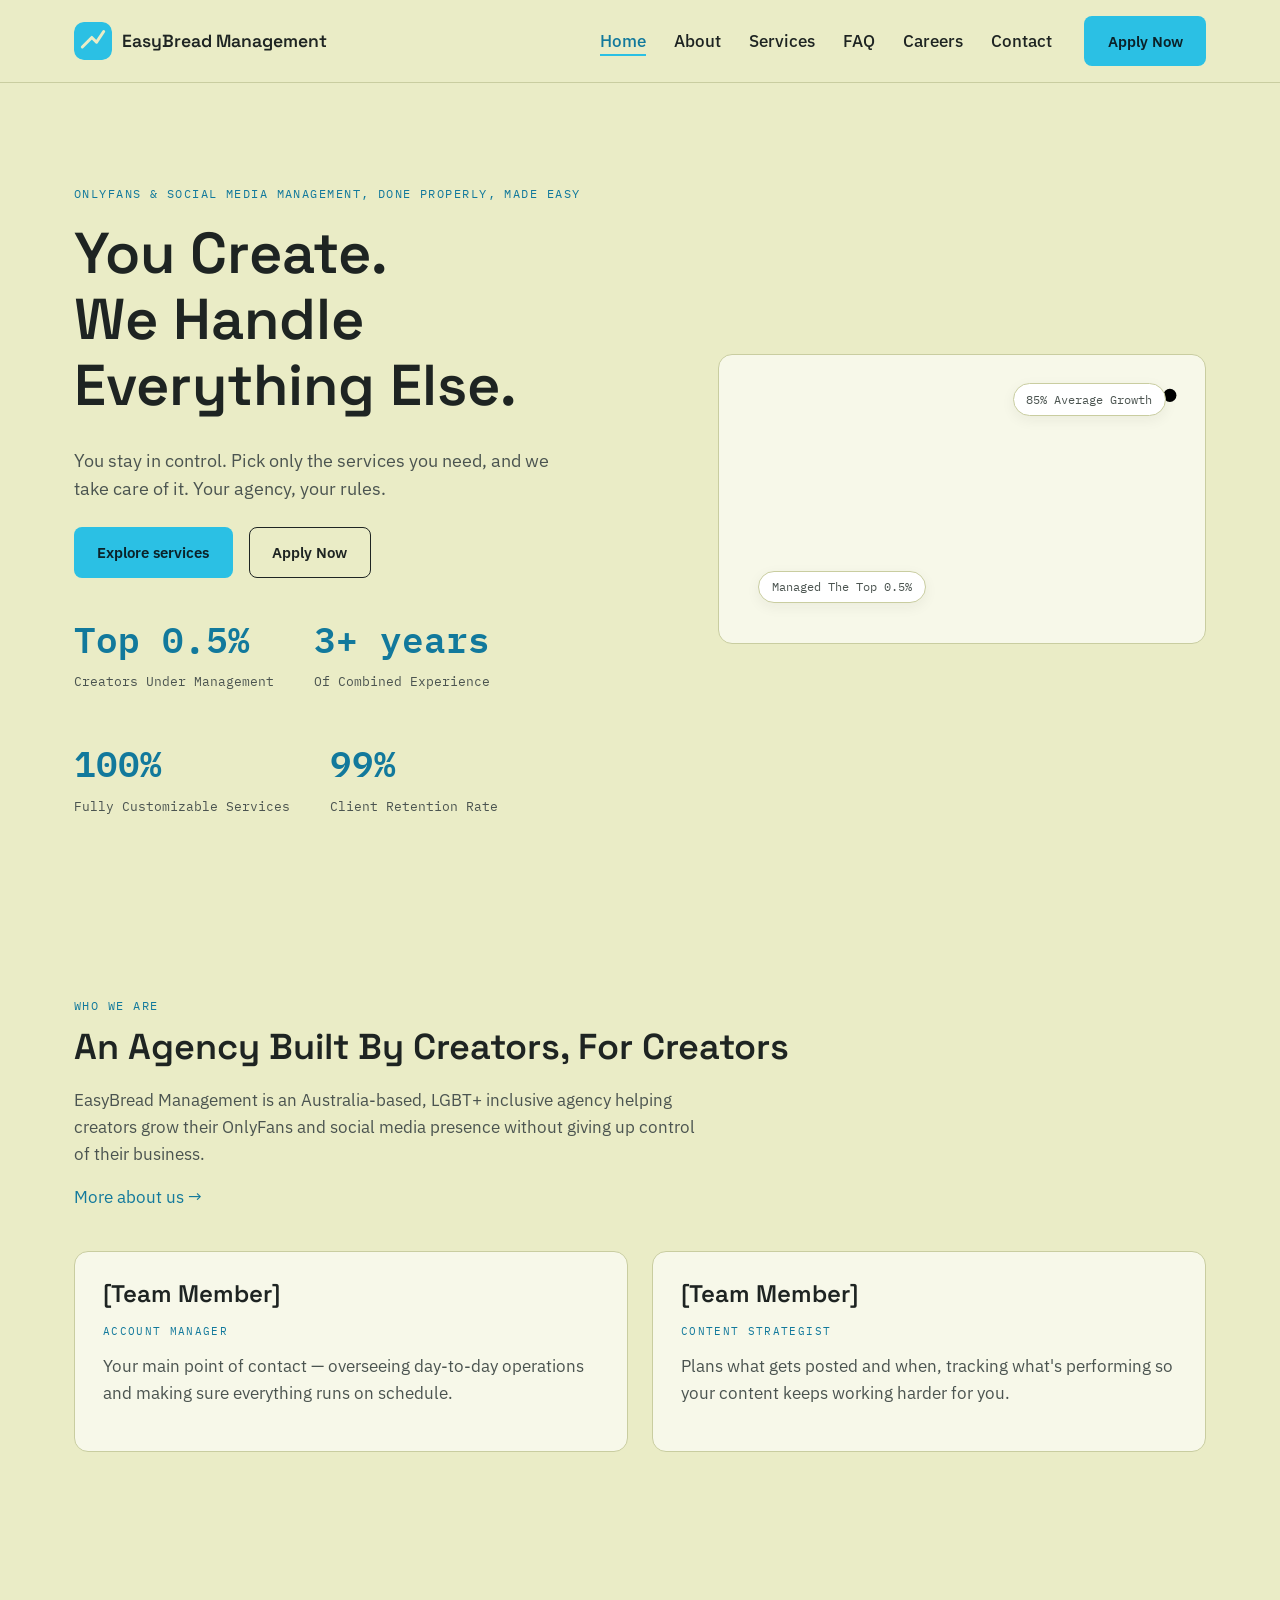
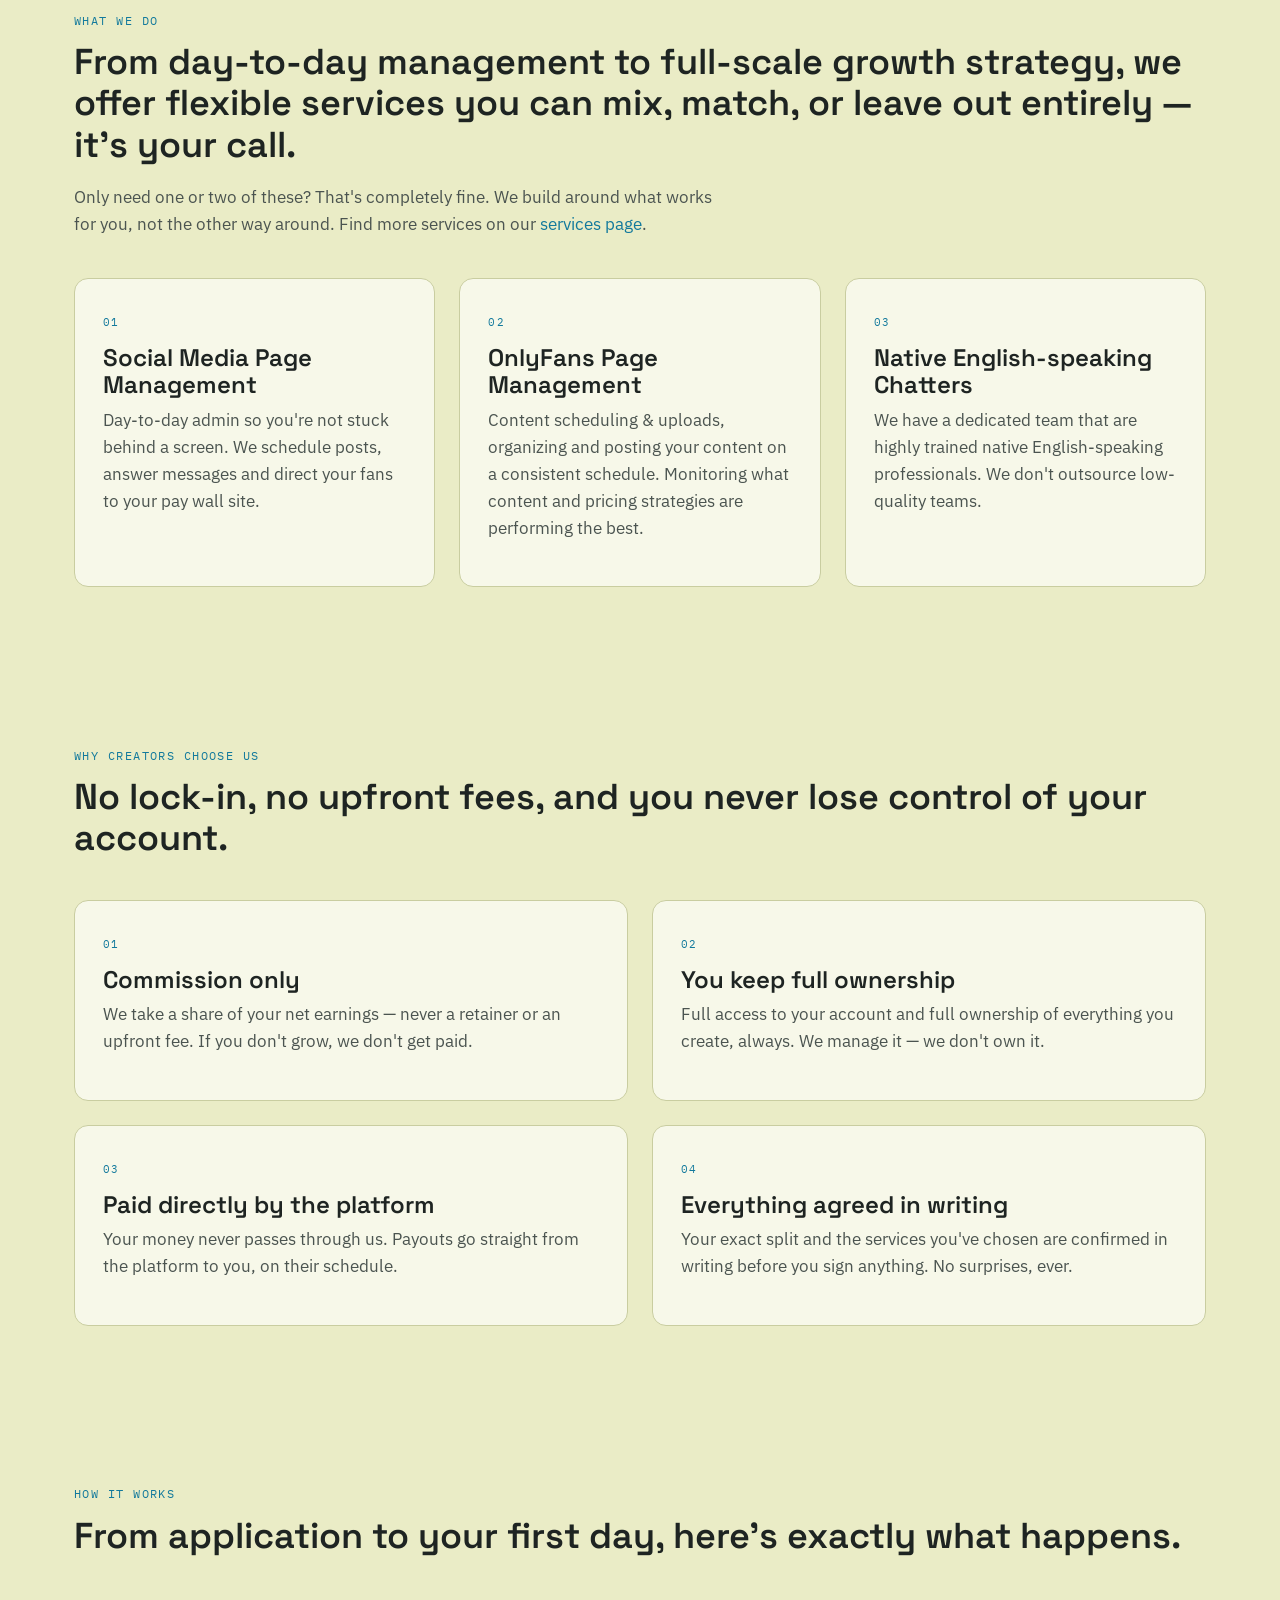
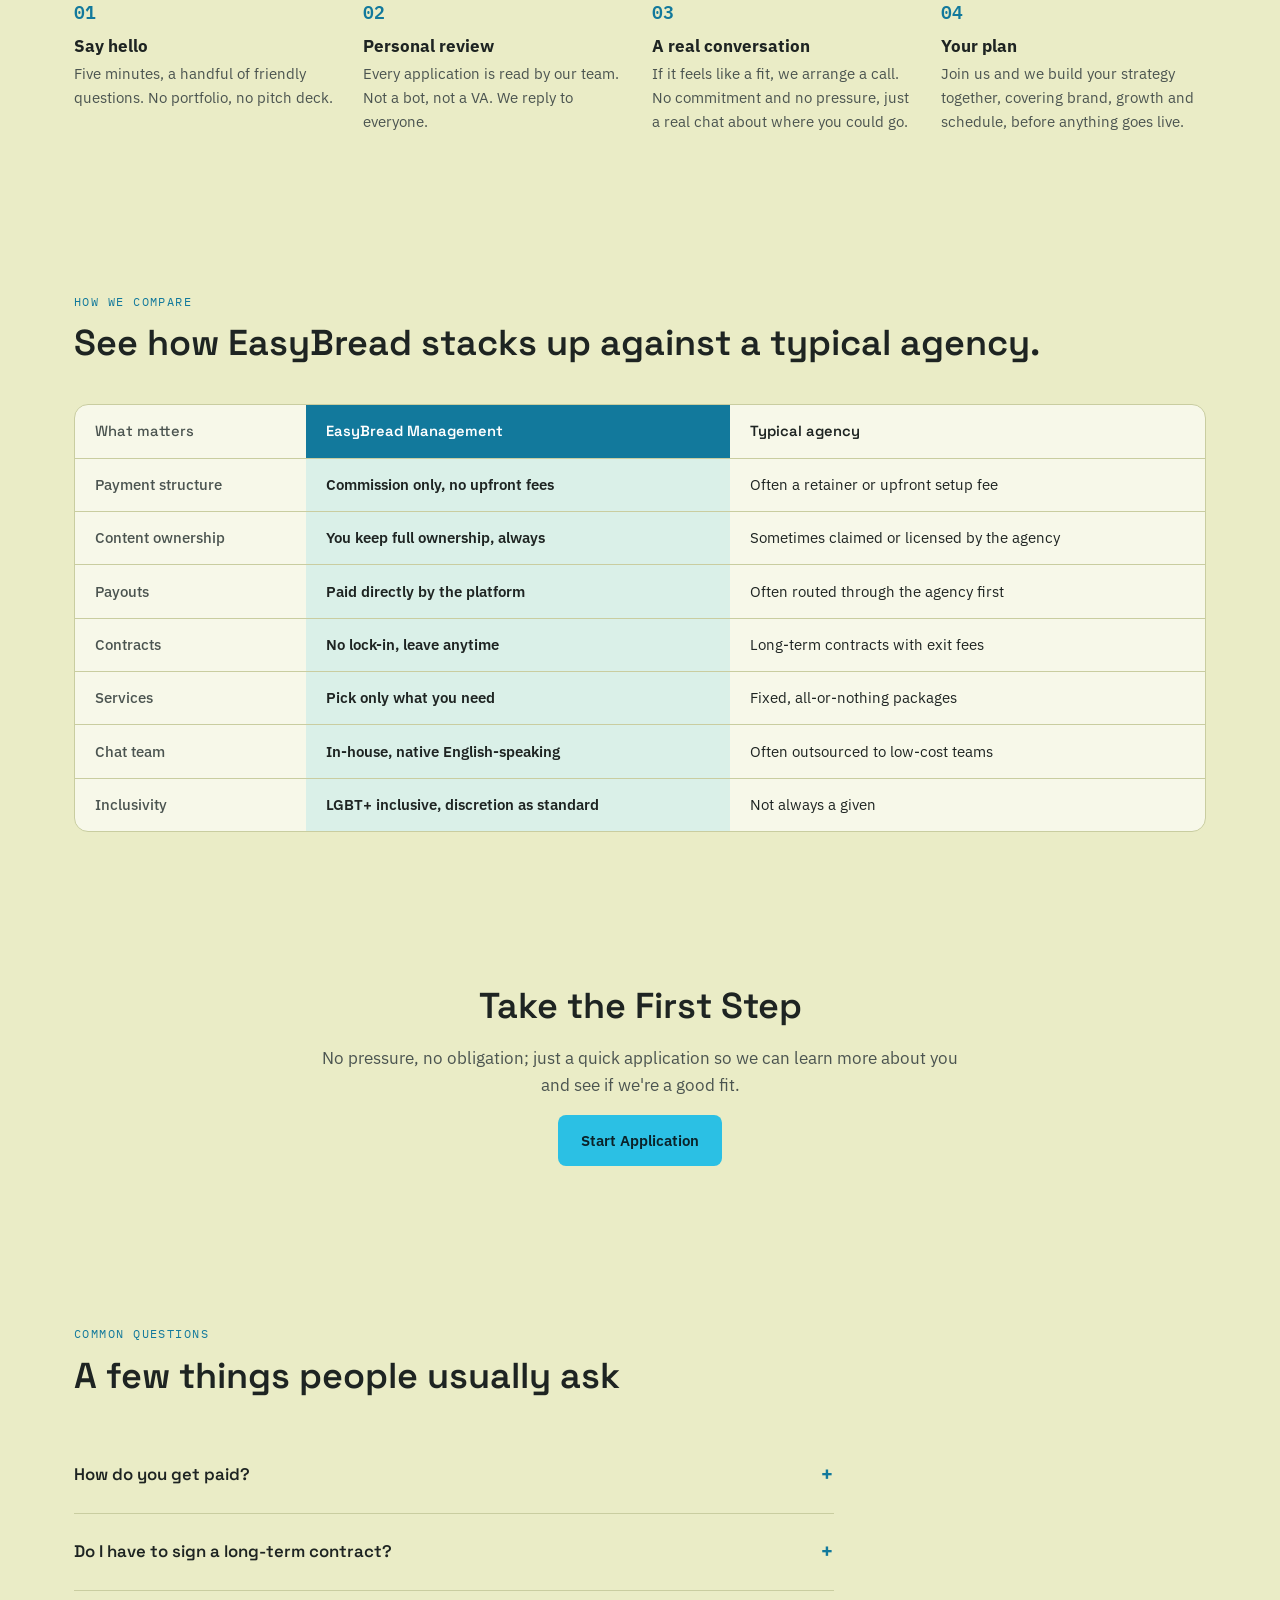
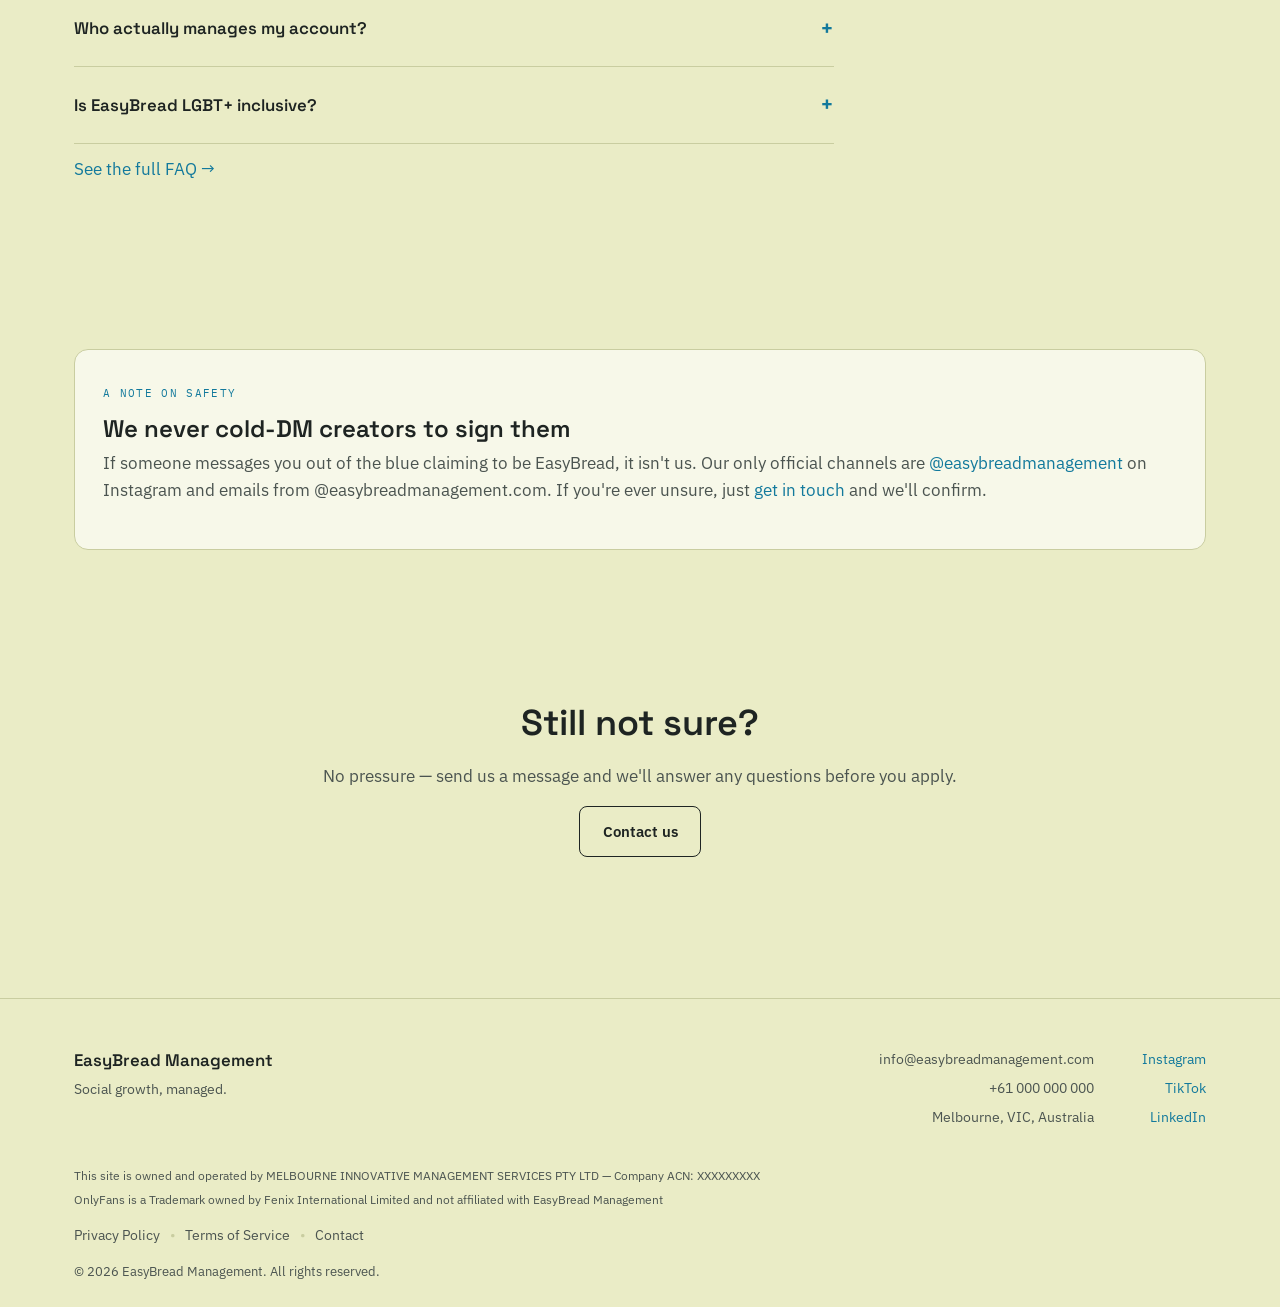
<file: index.html>
<!doctype html>
<html lang="en">
  <head>
    <meta charset="UTF-8" />
    <meta name="viewport" content="width=device-width, initial-scale=1.0" />
    <title>EasyBread Management | Everything You Need Management Agency</title>
    <link rel="icon" type="image/svg+xml" href="assets/favicon.svg" />

    <!-- Basic hardening headers that CAN be set via meta tags (the rest —
       Content-Security-Policy, X-Frame-Options, etc. — are set server-side
       in backend/app.py, since meta tags can't fully replace real HTTP
       response headers). -->
    <meta http-equiv="X-Content-Type-Options" content="nosniff" />
    <meta name="referrer" content="strict-origin-when-cross-origin" />

    <meta
      name="description"
      content="Australia-based, LGBT+ inclusive agency offering flexible social media management, OnlyFans management & Reddit management, plus more. Your agency, your rules."
    />

    <link rel="preconnect" href="https://fonts.googleapis.com" />
    <link rel="preconnect" href="https://fonts.gstatic.com" crossorigin />
    <link
      href="https://fonts.googleapis.com/css2?family=Space+Grotesk:wght@500;600;700&family=IBM+Plex+Sans:wght@400;500;600&family=IBM+Plex+Mono:wght@400;500&display=swap"
      rel="stylesheet"
    />
    <link rel="stylesheet" href="css/style.css" />
  </head>
  <body>
    <!-- Header is rendered into this mount point by js/main.js, from js/config.js -->
    <header id="site-header"></header>

    <main>
      <!-- ============ HERO ============ -->
      <section class="container hero">
        <div class="hero-copy">
          <span class="eyebrow"
            >OnlyFans &amp; Social media management, done properly, made
            easy</span
          >
          <h1>You Create.<br />We Handle Everything Else.</h1>
          <p>
            You stay in control. Pick only the services you need, and we take
            care of it. Your agency, your rules.
          </p>
          <div class="hero-actions">
            <a href="services.html" class="btn btn-accent">Explore services</a>
            <a href="application.html" class="btn btn-outline">Apply Now</a>
          </div>

          <div class="stat-row">
            <div class="stat">
              <span class="number">Top 0.5%</span>
              <span class="label">Creators Under Management</span>
            </div>
            <div class="stat">
              <span class="number">3+ years</span>
              <span class="label">Of Combined Experience</span>
            </div>
            <div class="stat">
              <span class="number">100%</span>
              <span class="label">Fully Customizable Services</span>
            </div>
            <div class="stat">
              <span class="number">99%</span>
              <span class="label">Client Retention Rate</span>
            </div>
          </div>
        </div>

        <!-- Signature graphic: an animated "growth line" — see main.js + style.css -->
        <div class="growth-line-wrap">
          <span class="stat-pill top">85% Average Growth</span>
          <span class="stat-pill bottom">Managed The Top 0.5%</span>
          <svg viewBox="0 0 400 220" data-growth-line aria-hidden="true">
            <path
              d="M 10 190 C 60 190, 70 140, 110 150 S 170 90, 210 100 S 260 40, 300 45 S 360 20, 390 15"
            />
            <circle class="endpoint" cx="390" cy="15" r="6"></circle>
          </svg>
        </div>
      </section>

      <!-- ============ WHO WE ARE ============ -->
      <section class="container section">
        <div class="section-head section-head-wide">
          <span class="eyebrow">Who we are</span>
          <h2>An Agency Built By Creators, For Creators</h2>
          <p>
            EasyBread Management is an Australia-based, LGBT+ inclusive
            agency helping creators grow their OnlyFans and social media
            presence without giving up control of their business.
          </p>
          <p>
            <a href="about.html">More about us →</a>
          </p>
        </div>

        <div class="grid grid-2">
          <div class="card">
            <h3>[Team Member]</h3>
            <p class="eyebrow">Account Manager</p>
            <p>
              Your main point of contact — overseeing day-to-day operations
              and making sure everything runs on schedule.
            </p>
          </div>
          <div class="card">
            <h3>[Team Member]</h3>
            <p class="eyebrow">Content Strategist</p>
            <p>
              Plans what gets posted and when, tracking what's performing so
              your content keeps working harder for you.
            </p>
          </div>
        </div>
      </section>

      <!-- ============ WHAT WE DO ============ -->
      <section class="container section">
        <!-- section-head-wide overrides the usual 640px cap on .section-head
           so the heading below stretches across the full container width. -->
        <div class="section-head section-head-wide">
          <span class="eyebrow">What we do</span>
          <h2>
            From day-to-day management to full-scale growth strategy, we offer
            flexible services you can mix, match, or leave out entirely — it's
            your call.
          </h2>
          <p>
            Only need one or two of these? That's completely fine. We build
            around what works for you, not the other way around. Find more
            services on our
            <a href="services.html">services page</a>.
          </p>
        </div>

        <div class="grid grid-3">
          <div class="card">
            <span class="eyebrow">01</span>
            <h3>Social Media Page Management</h3>
            <p>
              Day-to-day admin so you're not stuck behind a screen. We schedule
              posts, answer messages and direct your fans to your pay wall site.
            </p>
          </div>
          <div class="card">
            <span class="eyebrow">02</span>
            <h3>OnlyFans Page Management</h3>
            <p>
              Content scheduling & uploads, organizing and posting your content
              on a consistent schedule. Monitoring what content and pricing
              strategies are performing the best.
            </p>
          </div>
          <div class="card">
            <span class="eyebrow">03</span>
            <h3>Native English-speaking Chatters</h3>
            <p>
              We have a dedicated team that are highly trained native
              English-speaking professionals. We don't outsource low-quality
              teams.
            </p>
          </div>
        </div>
      </section>

      <!-- ============ WHY CREATORS CHOOSE US ============ -->
      <section class="container section">
        <div class="section-head section-head-wide">
          <span class="eyebrow">Why creators choose us</span>
          <h2>No lock-in, no upfront fees, and you never lose control of your account.</h2>
        </div>

        <div class="grid grid-2">
          <div class="card">
            <span class="eyebrow">01</span>
            <h3>Commission only</h3>
            <p>
              We take a share of your net earnings — never a retainer or an
              upfront fee. If you don't grow, we don't get paid.
            </p>
          </div>
          <div class="card">
            <span class="eyebrow">02</span>
            <h3>You keep full ownership</h3>
            <p>
              Full access to your account and full ownership of everything you
              create, always. We manage it — we don't own it.
            </p>
          </div>
          <div class="card">
            <span class="eyebrow">03</span>
            <h3>Paid directly by the platform</h3>
            <p>
              Your money never passes through us. Payouts go straight from the
              platform to you, on their schedule.
            </p>
          </div>
          <div class="card">
            <span class="eyebrow">04</span>
            <h3>Everything agreed in writing</h3>
            <p>
              Your exact split and the services you've chosen are confirmed in
              writing before you sign anything. No surprises, ever.
            </p>
          </div>
        </div>
      </section>

      <!-- ============ HOW IT WORKS ============ -->
      <section class="container section">
        <div class="section-head section-head-wide">
          <span class="eyebrow">How it works</span>
          <h2>From application to your first day, here's exactly what happens.</h2>
        </div>

        <ol class="process-steps process-steps-wide">
          <li>
            <span class="step-number">01</span>
            <span class="step-body">
              <strong>Say hello</strong>
              <p>
                Five minutes, a handful of friendly questions. No portfolio, no
                pitch deck.
              </p>
            </span>
          </li>
          <li>
            <span class="step-number">02</span>
            <span class="step-body">
              <strong>Personal review</strong>
              <p>
                Every application is read by our team. Not a bot, not a VA. We
                reply to everyone.
              </p>
            </span>
          </li>
          <li>
            <span class="step-number">03</span>
            <span class="step-body">
              <strong>A real conversation</strong>
              <p>
                If it feels like a fit, we arrange a call. No commitment and no
                pressure, just a real chat about where you could go.
              </p>
            </span>
          </li>
          <li>
            <span class="step-number">04</span>
            <span class="step-body">
              <strong>Your plan</strong>
              <p>
                Join us and we build your strategy together, covering brand,
                growth and schedule, before anything goes live.
              </p>
            </span>
          </li>
        </ol>
      </section>

      <!-- ============ COMPARISON ============ -->
      <section class="container section">
        <div class="section-head section-head-wide">
          <span class="eyebrow">How we compare</span>
          <h2>See how EasyBread stacks up against a typical agency.</h2>
        </div>

        <div class="compare-table-wrap">
          <table class="compare-table">
            <thead>
              <tr>
                <th scope="col">What matters</th>
                <th scope="col" class="compare-highlight">EasyBread Management</th>
                <th scope="col">Typical agency</th>
              </tr>
            </thead>
            <tbody>
              <tr>
                <td>Payment structure</td>
                <td class="compare-highlight">Commission only, no upfront fees</td>
                <td>Often a retainer or upfront setup fee</td>
              </tr>
              <tr>
                <td>Content ownership</td>
                <td class="compare-highlight">You keep full ownership, always</td>
                <td>Sometimes claimed or licensed by the agency</td>
              </tr>
              <tr>
                <td>Payouts</td>
                <td class="compare-highlight">Paid directly by the platform</td>
                <td>Often routed through the agency first</td>
              </tr>
              <tr>
                <td>Contracts</td>
                <td class="compare-highlight">No lock-in, leave anytime</td>
                <td>Long-term contracts with exit fees</td>
              </tr>
              <tr>
                <td>Services</td>
                <td class="compare-highlight">Pick only what you need</td>
                <td>Fixed, all-or-nothing packages</td>
              </tr>
              <tr>
                <td>Chat team</td>
                <td class="compare-highlight">In-house, native English-speaking</td>
                <td>Often outsourced to low-cost teams</td>
              </tr>
              <tr>
                <td>Inclusivity</td>
                <td class="compare-highlight">LGBT+ inclusive, discretion as standard</td>
                <td>Not always a given</td>
              </tr>
            </tbody>
          </table>
        </div>
      </section>

      <!-- ============ CTA BAND ============ -->
      <section class="container section text-center">
        <div class="center-copy">
          <h2>Take the First Step</h2>
          <p>
            No pressure, no obligation; just a quick application so we can learn
            more about you and see if we're a good fit.
          </p>
          <a href="application.html" class="btn btn-accent"
            >Start Application</a
          >
        </div>
      </section>

      <!-- ============ FAQ PREVIEW ============ -->
      <section class="container section">
        <div class="section-head">
          <span class="eyebrow">Common questions</span>
          <h2>A few things people usually ask</h2>
        </div>

        <div class="faq-list" style="max-width: 760px">
          <details class="faq-item">
            <summary>How do you get paid?</summary>
            <p>
              Commission only, a share of your net earnings. Never a retainer
              or an upfront fee — if you don't grow, we don't get paid.
            </p>
          </details>
          <details class="faq-item">
            <summary>Do I have to sign a long-term contract?</summary>
            <p>
              No. There's no lock-in, and you can pick only the services you
              need. Leave anytime — your exact split is agreed in writing
              before you sign anything.
            </p>
          </details>
          <details class="faq-item">
            <summary>Who actually manages my account?</summary>
            <p>
              A dedicated, in-house team — including native English-speaking
              chatters. We don't outsource to low-quality teams.
            </p>
          </details>
          <details class="faq-item">
            <summary>Is EasyBread LGBT+ inclusive?</summary>
            <p>
              Yes. We're an Australia-based, LGBT+ inclusive agency, and
              discretion is the baseline of how we work with every creator.
            </p>
          </details>
        </div>

        <p class="my-sm">
          <a href="faq.html">See the full FAQ →</a>
        </p>
      </section>

      <!-- ============ SAFETY ============ -->
      <section class="container section">
        <div class="card">
          <span class="eyebrow">A note on safety</span>
          <h3>We never cold-DM creators to sign them</h3>
          <p>
            If someone messages you out of the blue claiming to be
            EasyBread, it isn't us. Our only official channels are
            <a
              href="https://www.instagram.com/easybreadmanagement"
              target="_blank"
              rel="noopener"
              >@easybreadmanagement</a
            >
            on Instagram and emails from @easybreadmanagement.com. If
            you're ever unsure, just
            <a href="contact.html">get in touch</a> and we'll confirm.
          </p>
        </div>
      </section>

      <!-- ============ STILL NOT SURE ============ -->
      <section class="container section text-center">
        <div class="center-copy">
          <h2>Still not sure?</h2>
          <p>
            No pressure — send us a message and we'll answer any questions
            before you apply.
          </p>
          <a href="contact.html" class="btn btn-outline">Contact us</a>
        </div>
      </section>
    </main>

    <!-- Footer is rendered into this mount point by js/main.js, from js/config.js -->
    <footer id="site-footer"></footer>

    <script src="js/config.js"></script>
    <script src="js/main.js"></script>
  </body>
</html>
</file>
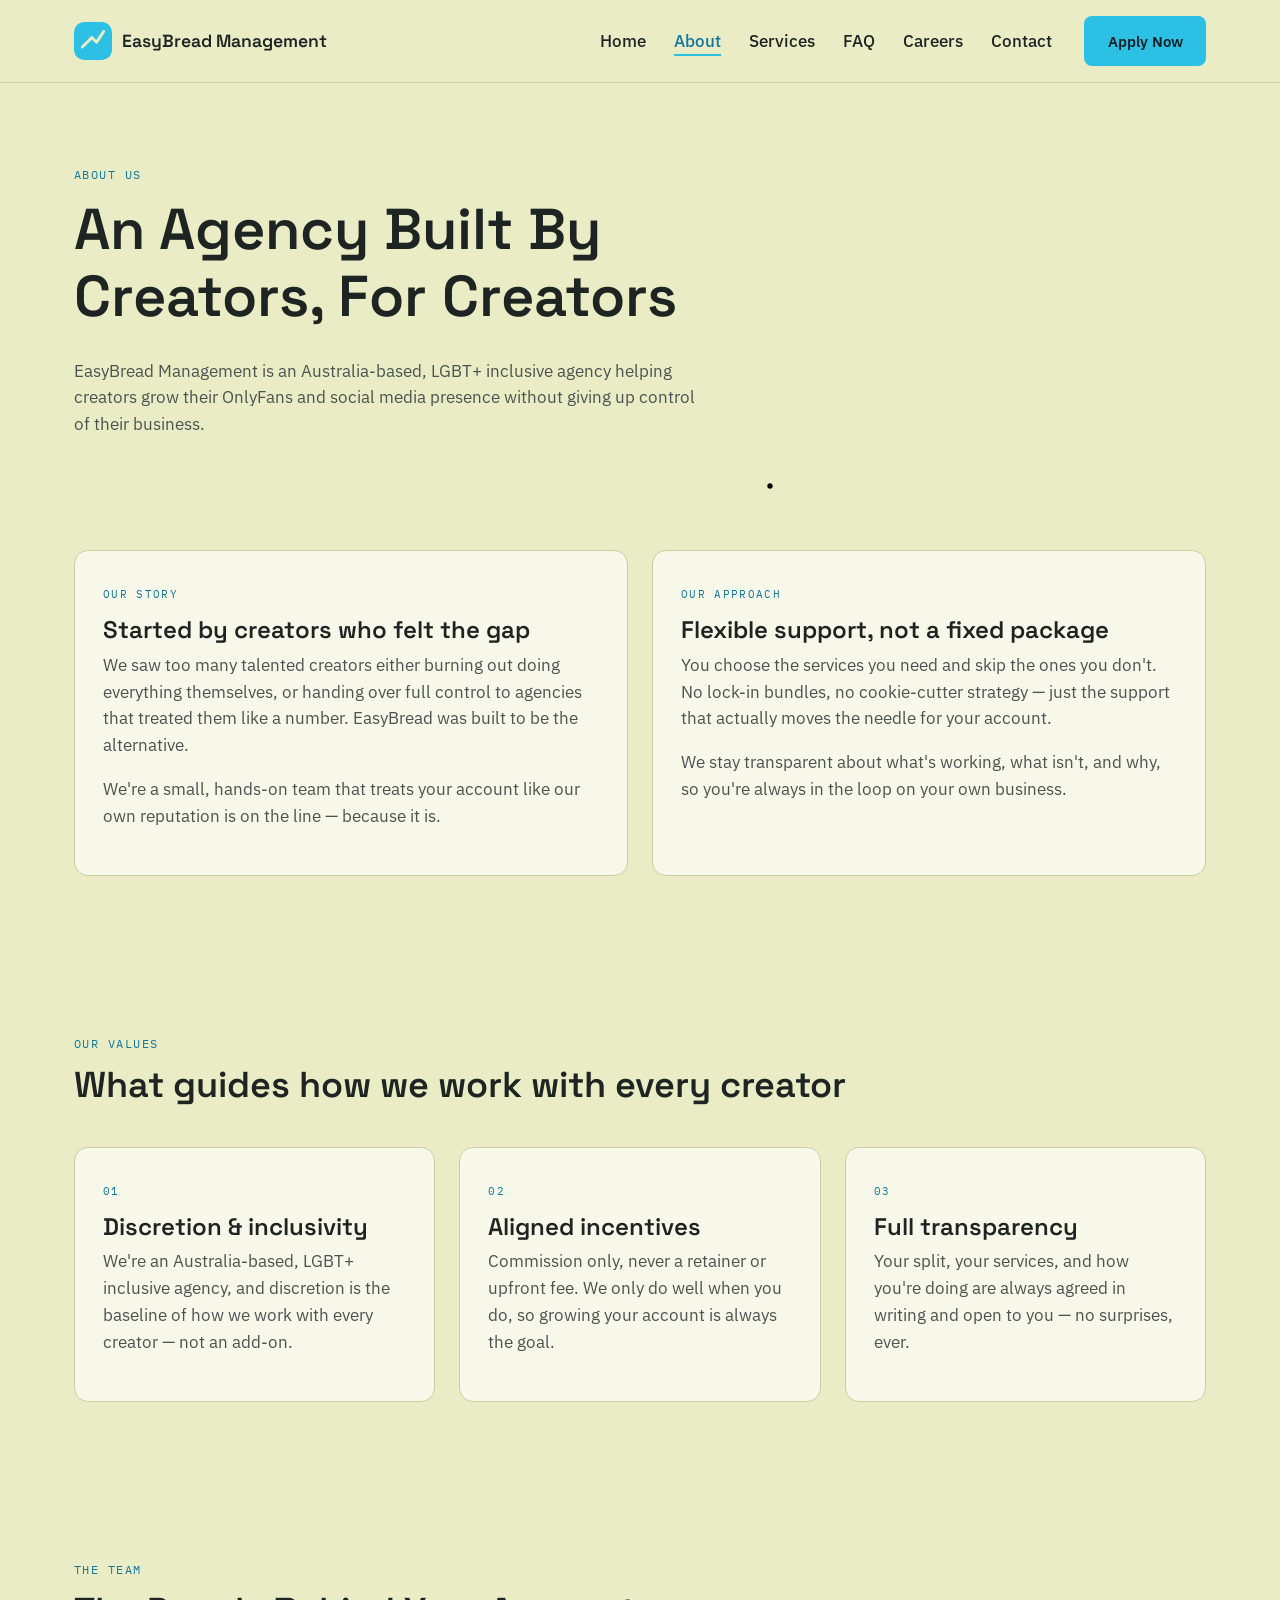
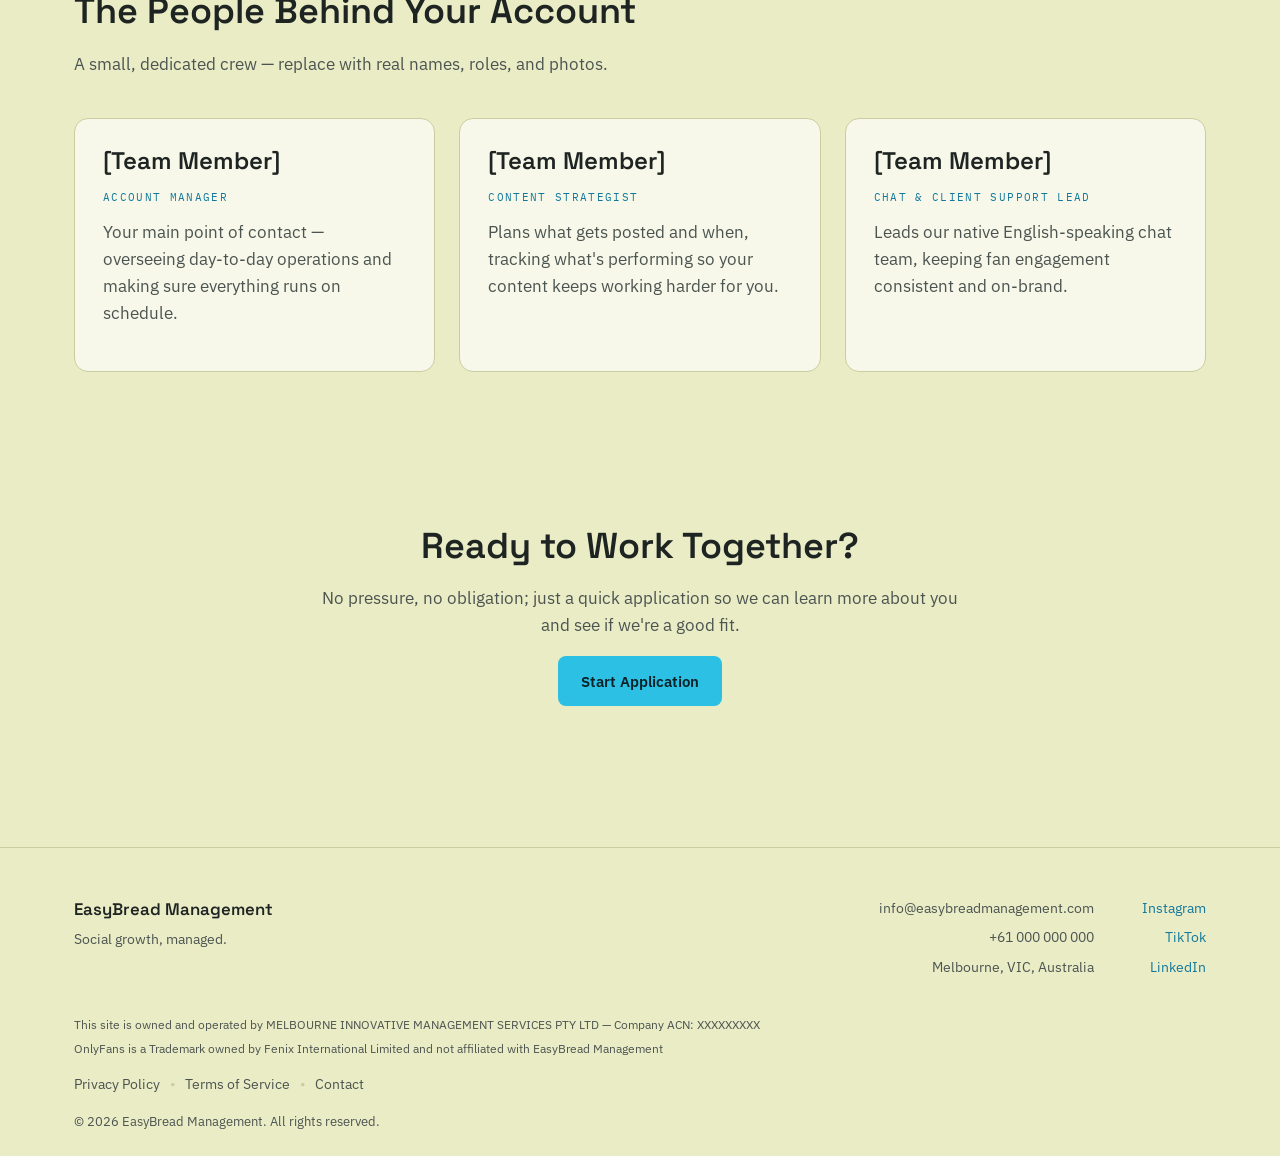
<file: about.html>
<!doctype html>
<html lang="en">
  <head>
    <meta charset="UTF-8" />
    <meta name="viewport" content="width=device-width, initial-scale=1.0" />
    <title>About | EasyBread Management</title>
    <link rel="icon" type="image/svg+xml" href="assets/favicon.svg" />
    <meta http-equiv="X-Content-Type-Options" content="nosniff" />
    <meta name="referrer" content="strict-origin-when-cross-origin" />
    <meta
      name="description"
      content="Placeholder about page for EasyBread Management."
    />
    <link rel="preconnect" href="https://fonts.googleapis.com" />
    <link rel="preconnect" href="https://fonts.gstatic.com" crossorigin />
    <link
      href="https://fonts.googleapis.com/css2?family=Space+Grotesk:wght@500;600;700&family=IBM+Plex+Sans:wght@400;500;600&family=IBM+Plex+Mono:wght@400;500&display=swap"
      rel="stylesheet"
    />
    <link rel="stylesheet" href="css/style.css" />
  </head>
  <body>
    <header id="site-header"></header>

    <main>
      <section class="container section">
        <div class="section-head">
          <span class="eyebrow">About us</span>
          <h1>An Agency Built By Creators, For Creators</h1>
          <p>
            EasyBread Management is an Australia-based, LGBT+ inclusive agency
            helping creators grow their OnlyFans and social media presence
            without giving up control of their business.
          </p>
        </div>

        <!-- Small reuse of the signature growth-line as a section divider -->
        <svg
          viewBox="0 0 400 60"
          class="divider-line"
          data-growth-line
          aria-hidden="true"
        >
          <path
            d="M 5 45 C 60 45, 90 15, 140 20 S 220 40, 280 25 S 360 10, 395 12"
          />
          <circle class="endpoint" cx="395" cy="12" r="4"></circle>
        </svg>

        <div class="grid grid-2">
          <div class="card">
            <span class="eyebrow">Our story</span>
            <h3>Started by creators who felt the gap</h3>
            <p>
              We saw too many talented creators either burning out doing
              everything themselves, or handing over full control to agencies
              that treated them like a number. EasyBread was built to be the
              alternative.
            </p>
            <p>
              We're a small, hands-on team that treats your account like our own
              reputation is on the line — because it is.
            </p>
          </div>
          <div class="card">
            <span class="eyebrow">Our approach</span>
            <h3>Flexible support, not a fixed package</h3>
            <p>
              You choose the services you need and skip the ones you don't. No
              lock-in bundles, no cookie-cutter strategy — just the support that
              actually moves the needle for your account.
            </p>
            <p>
              We stay transparent about what's working, what isn't, and why, so
              you're always in the loop on your own business.
            </p>
          </div>
        </div>
      </section>

      <section class="container section">
        <div class="section-head section-head-wide">
          <span class="eyebrow">Our values</span>
          <h2>What guides how we work with every creator</h2>
        </div>

        <div class="grid grid-3">
          <div class="card">
            <span class="eyebrow">01</span>
            <h3>Discretion &amp; inclusivity</h3>
            <p>
              We're an Australia-based, LGBT+ inclusive agency, and
              discretion is the baseline of how we work with every creator —
              not an add-on.
            </p>
          </div>
          <div class="card">
            <span class="eyebrow">02</span>
            <h3>Aligned incentives</h3>
            <p>
              Commission only, never a retainer or upfront fee. We only do
              well when you do, so growing your account is always the goal.
            </p>
          </div>
          <div class="card">
            <span class="eyebrow">03</span>
            <h3>Full transparency</h3>
            <p>
              Your split, your services, and how you're doing are always
              agreed in writing and open to you — no surprises, ever.
            </p>
          </div>
        </div>
      </section>

      <section class="container section">
        <div class="section-head">
          <span class="eyebrow">The team</span>
          <h2>The People Behind Your Account</h2>
          <p>
            A small, dedicated crew — replace with real names, roles, and
            photos.
          </p>
        </div>
        <div class="grid grid-3">
          <div class="card">
            <h3>[Team Member]</h3>
            <p class="eyebrow">Account Manager</p>
            <p>
              Your main point of contact — overseeing day-to-day operations and
              making sure everything runs on schedule.
            </p>
          </div>
          <div class="card">
            <h3>[Team Member]</h3>
            <p class="eyebrow">Content Strategist</p>
            <p>
              Plans what gets posted and when, tracking what's performing so
              your content keeps working harder for you.
            </p>
          </div>
          <div class="card">
            <h3>[Team Member]</h3>
            <p class="eyebrow">Chat & Client Support Lead</p>
            <p>
              Leads our native English-speaking chat team, keeping fan
              engagement consistent and on-brand.
            </p>
          </div>
        </div>
      </section>

      <section class="container section text-center">
        <div class="center-copy">
          <h2>Ready to Work Together?</h2>
          <p>
            No pressure, no obligation; just a quick application so we can
            learn more about you and see if we're a good fit.
          </p>
          <a href="application.html" class="btn btn-accent"
            >Start Application</a
          >
        </div>
      </section>
    </main>

    <footer id="site-footer"></footer>

    <script src="js/config.js"></script>
    <script src="js/main.js"></script>
  </body>
</html>
</file>
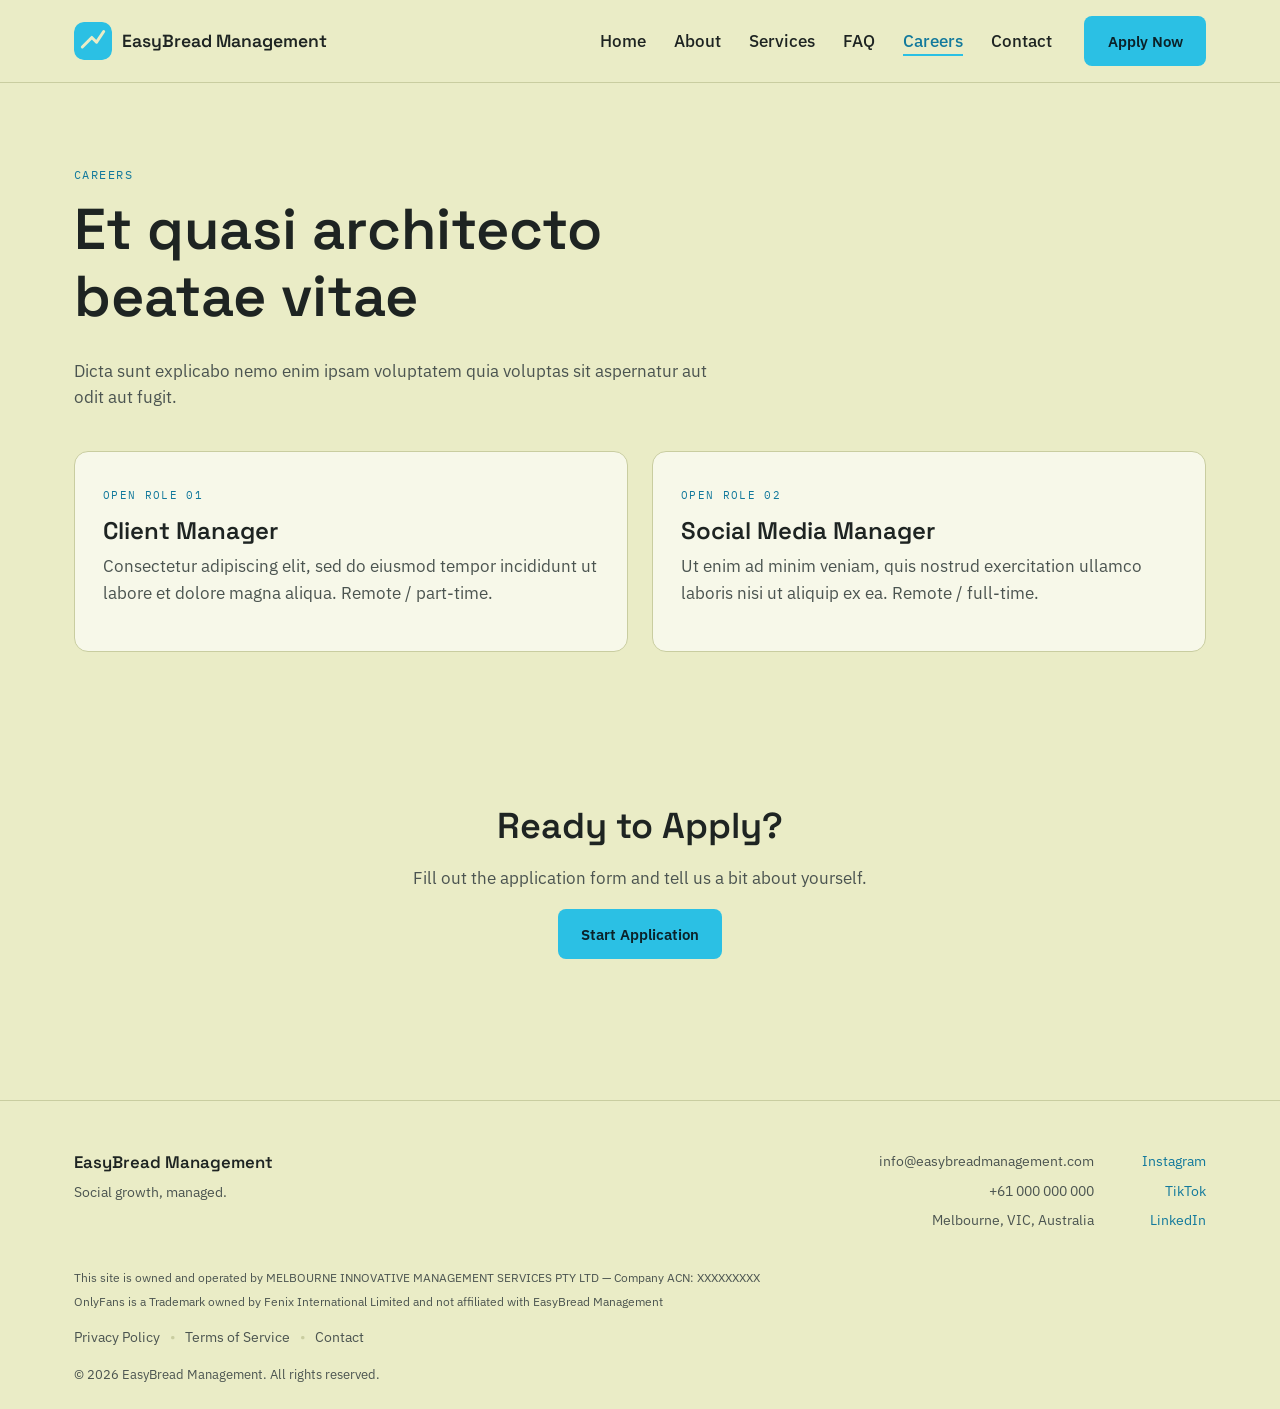
<file: careers.html>
<!doctype html>
<html lang="en">
  <head>
    <meta charset="UTF-8" />
    <meta name="viewport" content="width=device-width, initial-scale=1.0" />
    <title>Careers | EasyBread Management</title>
    <link rel="icon" type="image/svg+xml" href="assets/favicon.svg" />
    <meta http-equiv="X-Content-Type-Options" content="nosniff" />
    <meta name="referrer" content="strict-origin-when-cross-origin" />
    <meta name="description" content="Careers at EasyBread Management." />
    <link rel="preconnect" href="https://fonts.googleapis.com" />
    <link rel="preconnect" href="https://fonts.gstatic.com" crossorigin />
    <link
      href="https://fonts.googleapis.com/css2?family=Space+Grotesk:wght@500;600;700&family=IBM+Plex+Sans:wght@400;500;600&family=IBM+Plex+Mono:wght@400;500&display=swap"
      rel="stylesheet"
    />
    <link rel="stylesheet" href="css/style.css" />
  </head>
  <body>
    <header id="site-header"></header>

    <main>
      <section class="container section">
        <div class="section-head">
          <span class="eyebrow">Careers</span>
          <h1>Et quasi architecto beatae vitae</h1>
          <p>
            Dicta sunt explicabo nemo enim ipsam voluptatem quia voluptas sit
            aspernatur aut odit aut fugit.
          </p>
        </div>

        <div class="grid grid-2">
          <div class="card">
            <span class="eyebrow">Open role 01</span>
            <h3>Client Manager</h3>
            <p>
              Consectetur adipiscing elit, sed do eiusmod tempor incididunt ut
              labore et dolore magna aliqua. Remote / part-time.
            </p>
          </div>
          <div class="card">
            <span class="eyebrow">Open role 02</span>
            <h3>Social Media Manager</h3>
            <p>
              Ut enim ad minim veniam, quis nostrud exercitation ullamco laboris
              nisi ut aliquip ex ea. Remote / full-time.
            </p>
          </div>
        </div>
      </section>

      <section class="container section text-center">
        <div class="center-copy">
          <h2>Ready to Apply?</h2>
          <p>Fill out the application form and tell us a bit about yourself.</p>
          <a href="careers-application.html" class="btn btn-accent">Start Application</a>
        </div>
      </section>
    </main>

    <footer id="site-footer"></footer>

    <script src="js/config.js"></script>
    <script src="js/main.js"></script>
  </body>
</html>
</file>
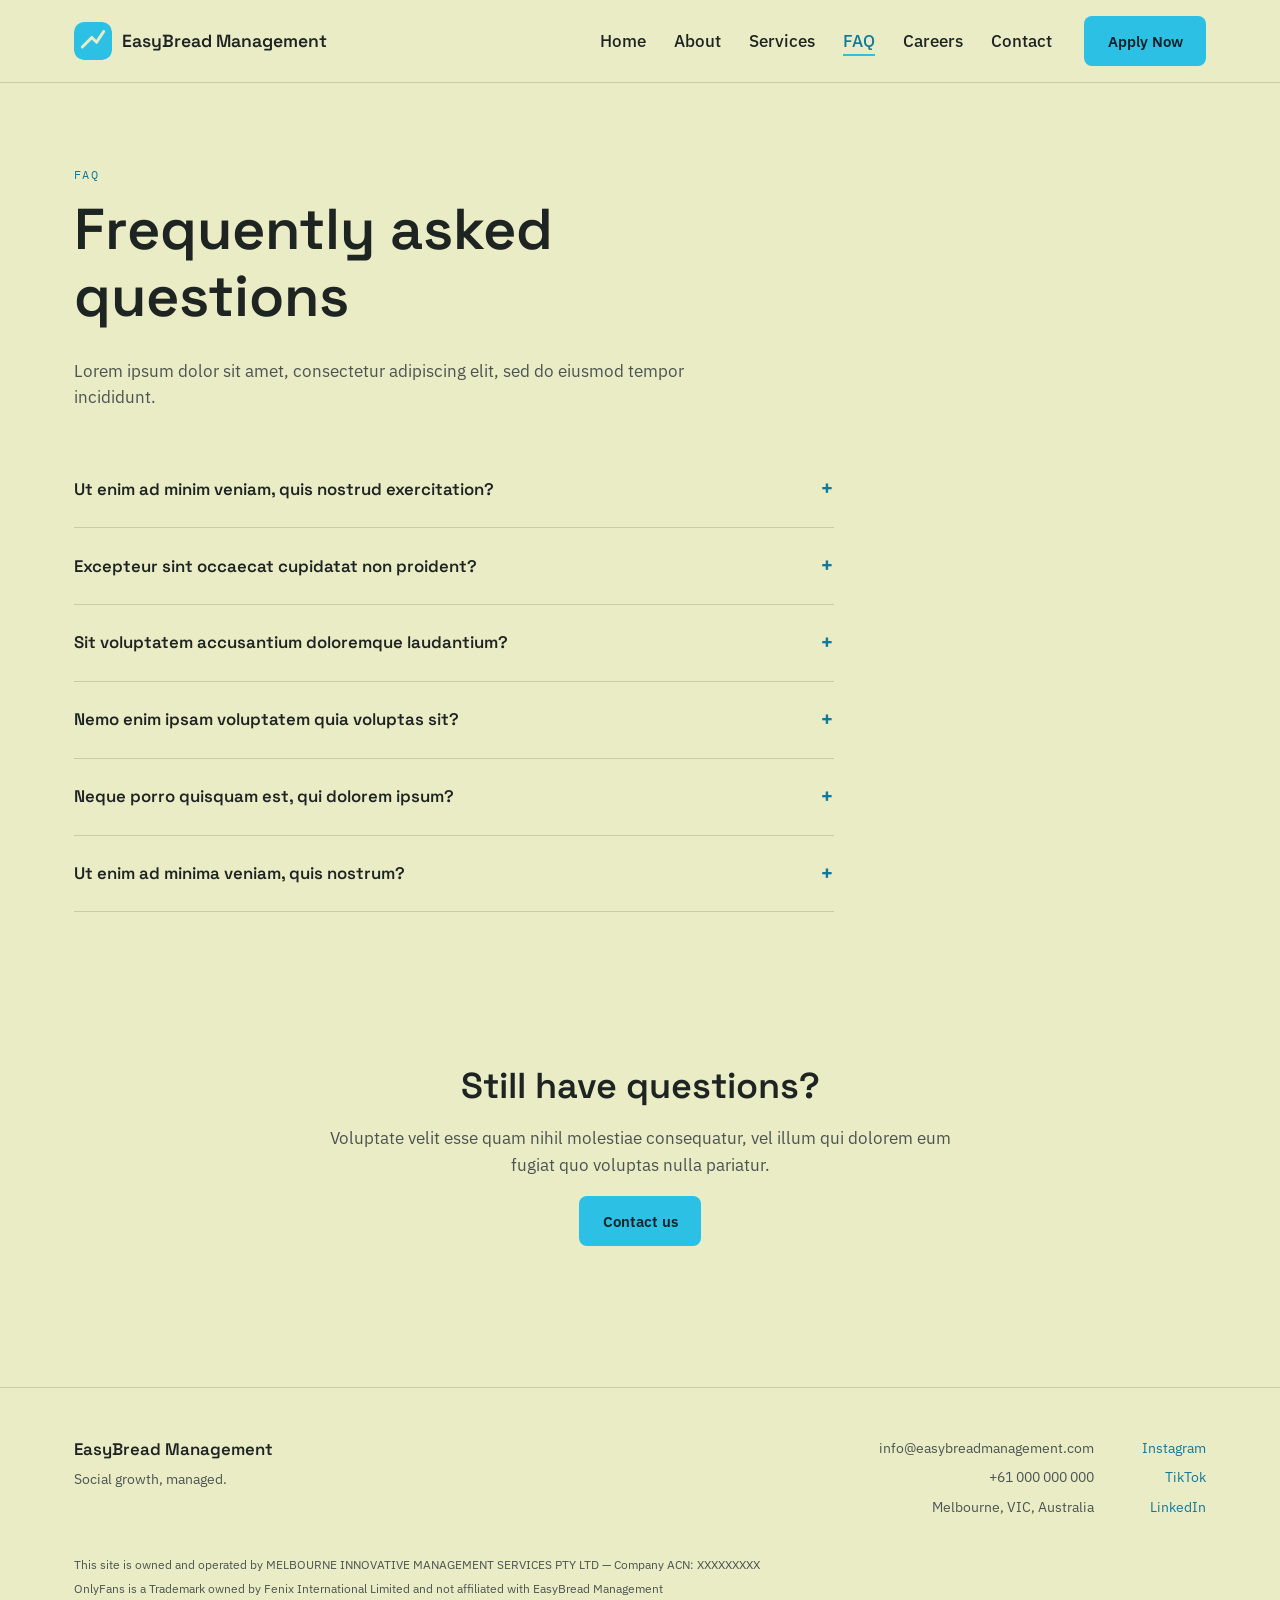
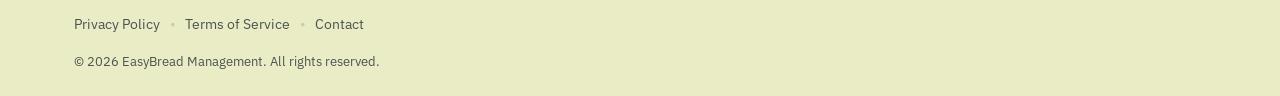
<file: faq.html>
<!doctype html>
<html lang="en">
  <head>
    <meta charset="UTF-8" />
    <meta name="viewport" content="width=device-width, initial-scale=1.0" />
    <title>FAQ | EasyBread Management</title>
    <link rel="icon" type="image/svg+xml" href="assets/favicon.svg" />
    <meta http-equiv="X-Content-Type-Options" content="nosniff" />
    <meta name="referrer" content="strict-origin-when-cross-origin" />
    <meta
      name="description"
      content="Placeholder FAQ page for EasyBread Management."
    />
    <link rel="preconnect" href="https://fonts.googleapis.com" />
    <link rel="preconnect" href="https://fonts.gstatic.com" crossorigin />
    <link
      href="https://fonts.googleapis.com/css2?family=Space+Grotesk:wght@500;600;700&family=IBM+Plex+Sans:wght@400;500;600&family=IBM+Plex+Mono:wght@400;500&display=swap"
      rel="stylesheet"
    />
    <link rel="stylesheet" href="css/style.css" />
  </head>
  <body>
    <header id="site-header"></header>

    <main>
      <section class="container section">
        <div class="section-head">
          <span class="eyebrow">FAQ</span>
          <h1>Frequently asked questions</h1>
          <p>
            Lorem ipsum dolor sit amet, consectetur adipiscing elit, sed do
            eiusmod tempor incididunt.
          </p>
        </div>

        <div class="faq-list" style="max-width: 760px">
          <details class="faq-item">
            <summary>
              Ut enim ad minim veniam, quis nostrud exercitation?
            </summary>
            <p>
              Ullamco laboris nisi ut aliquip ex ea commodo consequat. Duis aute
              irure dolor in reprehenderit in voluptate velit esse cillum dolore
              eu fugiat nulla pariatur.
            </p>
          </details>
          <details class="faq-item">
            <summary>Excepteur sint occaecat cupidatat non proident?</summary>
            <p>
              Sunt in culpa qui officia deserunt mollit anim id est laborum. Sed
              ut perspiciatis unde omnis iste natus error sit voluptatem
              accusantium.
            </p>
          </details>
          <details class="faq-item">
            <summary>Sit voluptatem accusantium doloremque laudantium?</summary>
            <p>
              Totam rem aperiam, eaque ipsa quae ab illo inventore veritatis et
              quasi architecto beatae vitae dicta sunt explicabo.
            </p>
          </details>
          <details class="faq-item">
            <summary>Nemo enim ipsam voluptatem quia voluptas sit?</summary>
            <p>
              Aspernatur aut odit aut fugit, sed quia consequuntur magni dolores
              eos qui ratione voluptatem sequi nesciunt.
            </p>
          </details>
          <details class="faq-item">
            <summary>Neque porro quisquam est, qui dolorem ipsum?</summary>
            <p>
              Quia dolor sit amet, consectetur, adipisci velit, sed quia non
              numquam eius modi tempora incidunt ut labore et dolore magnam
              aliquam.
            </p>
          </details>
          <details class="faq-item">
            <summary>Ut enim ad minima veniam, quis nostrum?</summary>
            <p>
              Exercitationem ullam corporis suscipit laboriosam, nisi ut aliquid
              ex ea commodi consequatur quis autem vel eum iure reprehenderit.
            </p>
          </details>
        </div>
      </section>

      <section class="container section text-center">
        <div class="center-copy">
          <h2>Still have questions?</h2>
          <p>
            Voluptate velit esse quam nihil molestiae consequatur, vel illum qui
            dolorem eum fugiat quo voluptas nulla pariatur.
          </p>
          <a href="contact.html" class="btn btn-accent">Contact us</a>
        </div>
      </section>
    </main>

    <footer id="site-footer"></footer>

    <script src="js/config.js"></script>
    <script src="js/main.js"></script>
  </body>
</html>
</file>
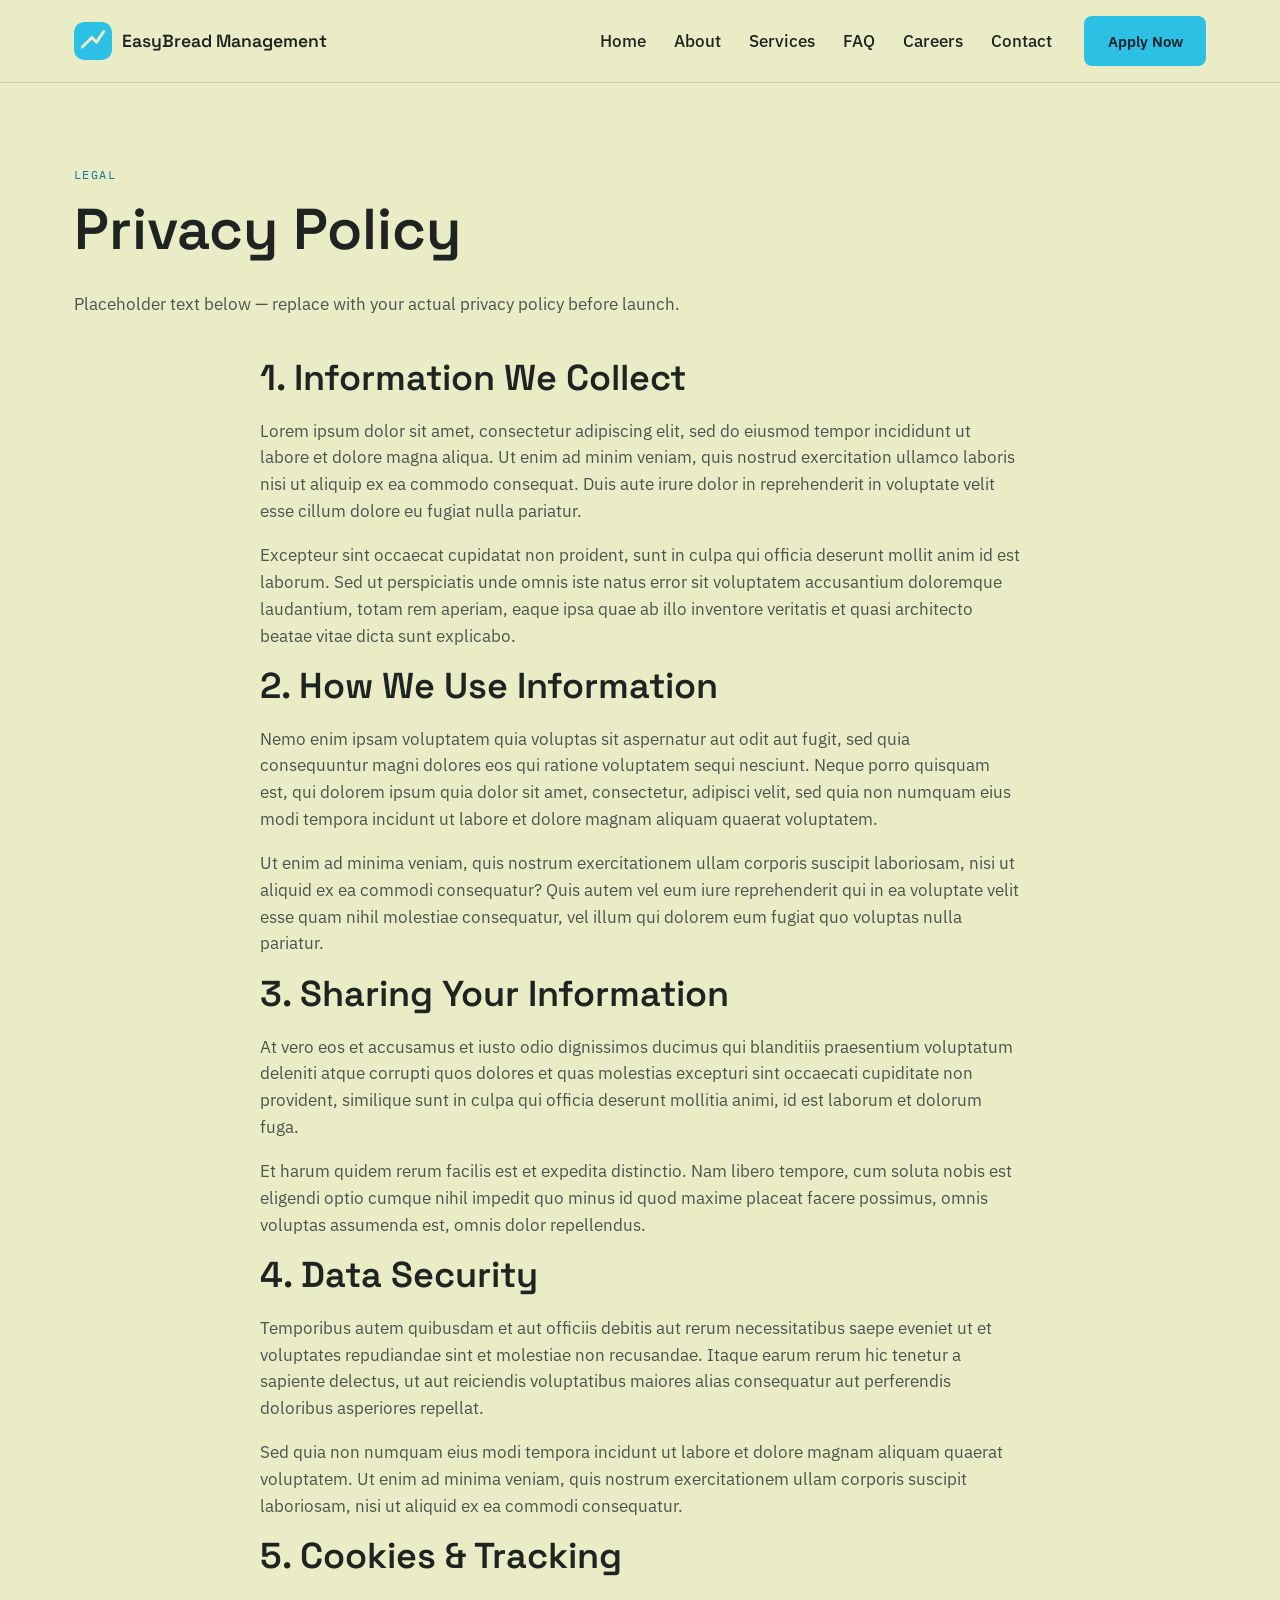
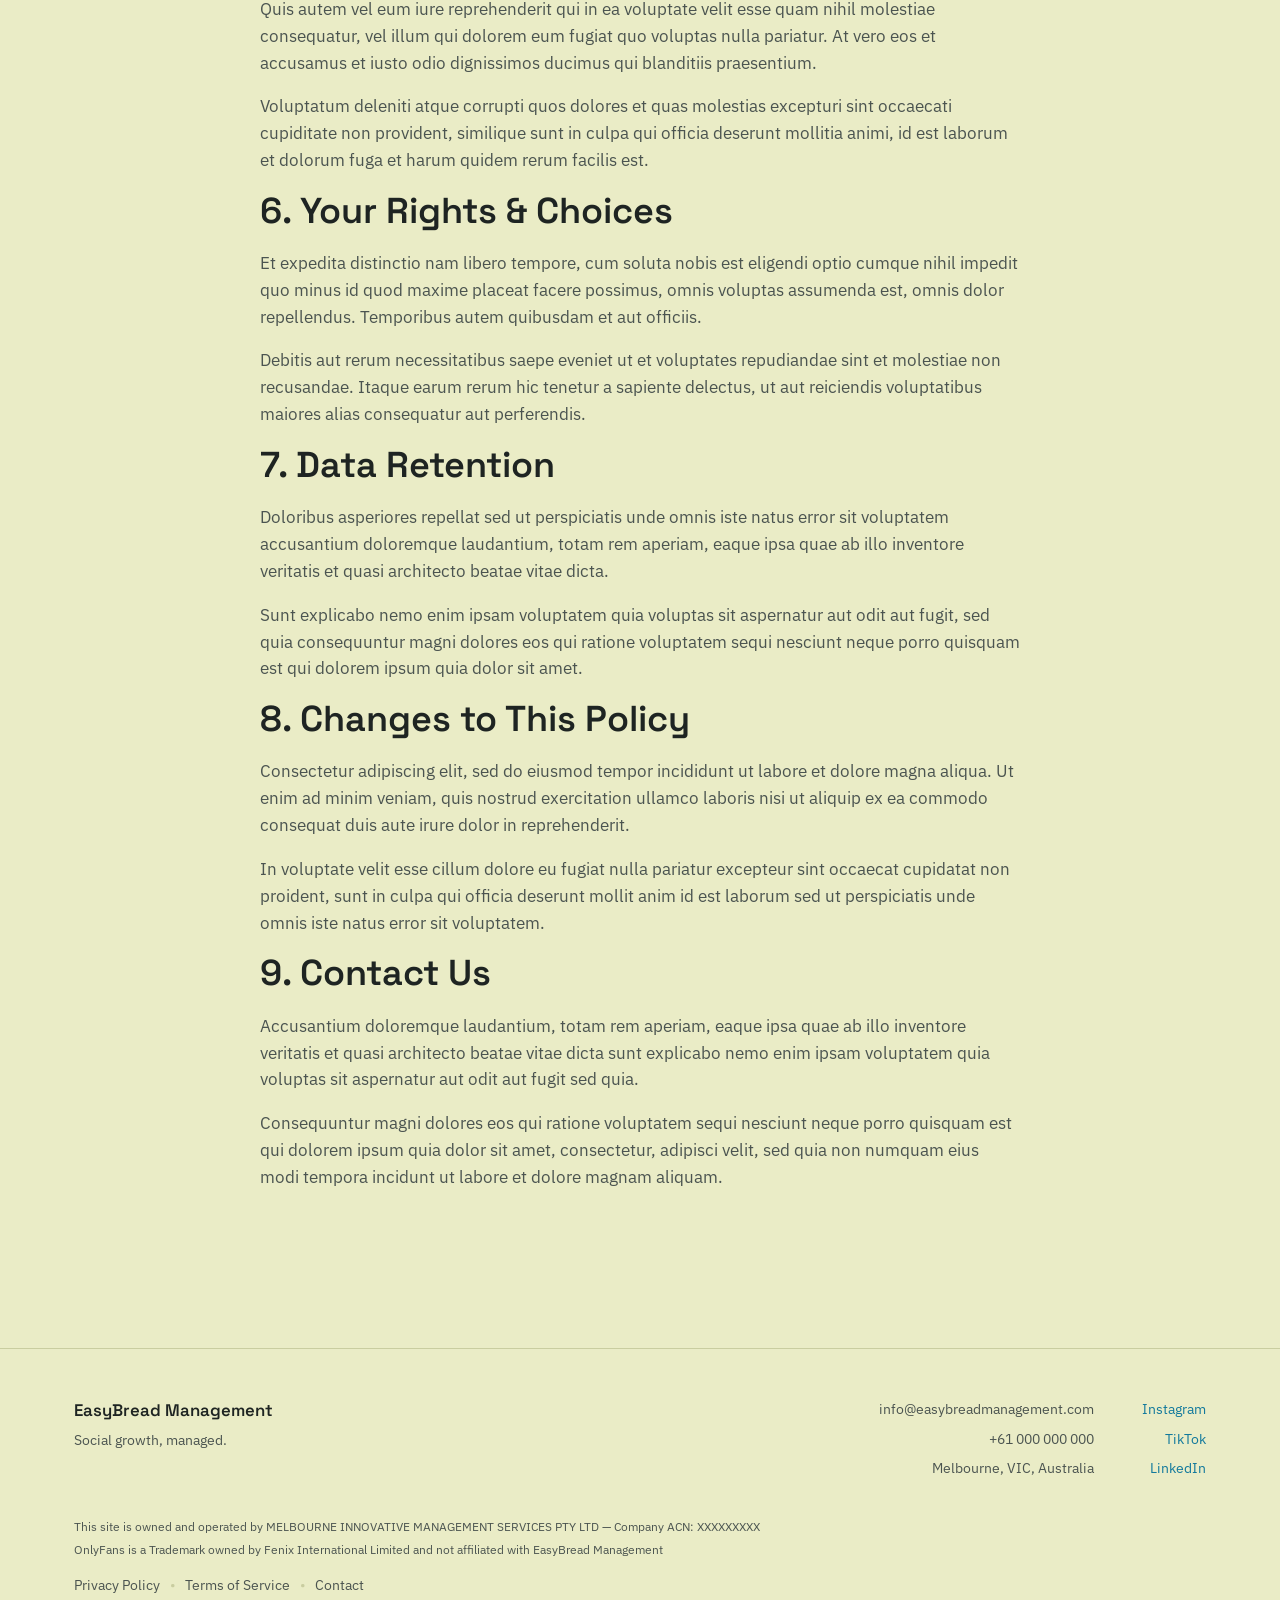
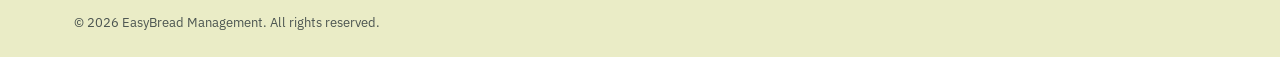
<file: privacy-policy.html>
<!doctype html>
<html lang="en">
  <head>
    <meta charset="UTF-8" />
    <meta name="viewport" content="width=device-width, initial-scale=1.0" />
    <title>Privacy Policy | EasyBread Management</title>
    <link rel="icon" type="image/svg+xml" href="assets/favicon.svg" />
    <meta http-equiv="X-Content-Type-Options" content="nosniff" />
    <meta name="referrer" content="strict-origin-when-cross-origin" />
    <meta
      name="description"
      content="Privacy Policy for EasyBread Management."
    />
    <link rel="preconnect" href="https://fonts.googleapis.com" />
    <link rel="preconnect" href="https://fonts.gstatic.com" crossorigin />
    <link
      href="https://fonts.googleapis.com/css2?family=Space+Grotesk:wght@500;600;700&family=IBM+Plex+Sans:wght@400;500;600&family=IBM+Plex+Mono:wght@400;500&display=swap"
      rel="stylesheet"
    />
    <link rel="stylesheet" href="css/style.css" />
  </head>
  <body>
    <header id="site-header"></header>

    <main>
      <section class="container section">
        <div class="section-head">
          <span class="eyebrow">Legal</span>
          <h1>Privacy Policy</h1>
          <p>
            Placeholder text below — replace with your actual privacy policy
            before launch.
          </p>
        </div>

        <div class="center-copy" style="max-width: 760px">
          <h2>1. Information We Collect</h2>
          <p>
            Lorem ipsum dolor sit amet, consectetur adipiscing elit, sed do
            eiusmod tempor incididunt ut labore et dolore magna aliqua. Ut enim
            ad minim veniam, quis nostrud exercitation ullamco laboris nisi ut
            aliquip ex ea commodo consequat. Duis aute irure dolor in
            reprehenderit in voluptate velit esse cillum dolore eu fugiat nulla
            pariatur.
          </p>
          <p>
            Excepteur sint occaecat cupidatat non proident, sunt in culpa qui
            officia deserunt mollit anim id est laborum. Sed ut perspiciatis
            unde omnis iste natus error sit voluptatem accusantium doloremque
            laudantium, totam rem aperiam, eaque ipsa quae ab illo inventore
            veritatis et quasi architecto beatae vitae dicta sunt explicabo.
          </p>

          <h2>2. How We Use Information</h2>
          <p>
            Nemo enim ipsam voluptatem quia voluptas sit aspernatur aut odit aut
            fugit, sed quia consequuntur magni dolores eos qui ratione
            voluptatem sequi nesciunt. Neque porro quisquam est, qui dolorem
            ipsum quia dolor sit amet, consectetur, adipisci velit, sed quia non
            numquam eius modi tempora incidunt ut labore et dolore magnam
            aliquam quaerat voluptatem.
          </p>
          <p>
            Ut enim ad minima veniam, quis nostrum exercitationem ullam corporis
            suscipit laboriosam, nisi ut aliquid ex ea commodi consequatur? Quis
            autem vel eum iure reprehenderit qui in ea voluptate velit esse quam
            nihil molestiae consequatur, vel illum qui dolorem eum fugiat quo
            voluptas nulla pariatur.
          </p>

          <h2>3. Sharing Your Information</h2>
          <p>
            At vero eos et accusamus et iusto odio dignissimos ducimus qui
            blanditiis praesentium voluptatum deleniti atque corrupti quos
            dolores et quas molestias excepturi sint occaecati cupiditate non
            provident, similique sunt in culpa qui officia deserunt mollitia
            animi, id est laborum et dolorum fuga.
          </p>
          <p>
            Et harum quidem rerum facilis est et expedita distinctio. Nam libero
            tempore, cum soluta nobis est eligendi optio cumque nihil impedit
            quo minus id quod maxime placeat facere possimus, omnis voluptas
            assumenda est, omnis dolor repellendus.
          </p>

          <h2>4. Data Security</h2>
          <p>
            Temporibus autem quibusdam et aut officiis debitis aut rerum
            necessitatibus saepe eveniet ut et voluptates repudiandae sint et
            molestiae non recusandae. Itaque earum rerum hic tenetur a sapiente
            delectus, ut aut reiciendis voluptatibus maiores alias consequatur
            aut perferendis doloribus asperiores repellat.
          </p>
          <p>
            Sed quia non numquam eius modi tempora incidunt ut labore et dolore
            magnam aliquam quaerat voluptatem. Ut enim ad minima veniam, quis
            nostrum exercitationem ullam corporis suscipit laboriosam, nisi ut
            aliquid ex ea commodi consequatur.
          </p>

          <h2>5. Cookies &amp; Tracking</h2>
          <p>
            Quis autem vel eum iure reprehenderit qui in ea voluptate velit esse
            quam nihil molestiae consequatur, vel illum qui dolorem eum fugiat
            quo voluptas nulla pariatur. At vero eos et accusamus et iusto odio
            dignissimos ducimus qui blanditiis praesentium.
          </p>
          <p>
            Voluptatum deleniti atque corrupti quos dolores et quas molestias
            excepturi sint occaecati cupiditate non provident, similique sunt in
            culpa qui officia deserunt mollitia animi, id est laborum et dolorum
            fuga et harum quidem rerum facilis est.
          </p>

          <h2>6. Your Rights &amp; Choices</h2>
          <p>
            Et expedita distinctio nam libero tempore, cum soluta nobis est
            eligendi optio cumque nihil impedit quo minus id quod maxime placeat
            facere possimus, omnis voluptas assumenda est, omnis dolor
            repellendus. Temporibus autem quibusdam et aut officiis.
          </p>
          <p>
            Debitis aut rerum necessitatibus saepe eveniet ut et voluptates
            repudiandae sint et molestiae non recusandae. Itaque earum rerum hic
            tenetur a sapiente delectus, ut aut reiciendis voluptatibus maiores
            alias consequatur aut perferendis.
          </p>

          <h2>7. Data Retention</h2>
          <p>
            Doloribus asperiores repellat sed ut perspiciatis unde omnis iste
            natus error sit voluptatem accusantium doloremque laudantium, totam
            rem aperiam, eaque ipsa quae ab illo inventore veritatis et quasi
            architecto beatae vitae dicta.
          </p>
          <p>
            Sunt explicabo nemo enim ipsam voluptatem quia voluptas sit
            aspernatur aut odit aut fugit, sed quia consequuntur magni dolores
            eos qui ratione voluptatem sequi nesciunt neque porro quisquam est
            qui dolorem ipsum quia dolor sit amet.
          </p>

          <h2>8. Changes to This Policy</h2>
          <p>
            Consectetur adipiscing elit, sed do eiusmod tempor incididunt ut
            labore et dolore magna aliqua. Ut enim ad minim veniam, quis nostrud
            exercitation ullamco laboris nisi ut aliquip ex ea commodo consequat
            duis aute irure dolor in reprehenderit.
          </p>
          <p>
            In voluptate velit esse cillum dolore eu fugiat nulla pariatur
            excepteur sint occaecat cupidatat non proident, sunt in culpa qui
            officia deserunt mollit anim id est laborum sed ut perspiciatis unde
            omnis iste natus error sit voluptatem.
          </p>

          <h2>9. Contact Us</h2>
          <p>
            Accusantium doloremque laudantium, totam rem aperiam, eaque ipsa
            quae ab illo inventore veritatis et quasi architecto beatae vitae
            dicta sunt explicabo nemo enim ipsam voluptatem quia voluptas sit
            aspernatur aut odit aut fugit sed quia.
          </p>
          <p>
            Consequuntur magni dolores eos qui ratione voluptatem sequi nesciunt
            neque porro quisquam est qui dolorem ipsum quia dolor sit amet,
            consectetur, adipisci velit, sed quia non numquam eius modi tempora
            incidunt ut labore et dolore magnam aliquam.
          </p>
        </div>
      </section>
    </main>

    <footer id="site-footer"></footer>

    <script src="js/config.js"></script>
    <script src="js/main.js"></script>
  </body>
</html>
</file>
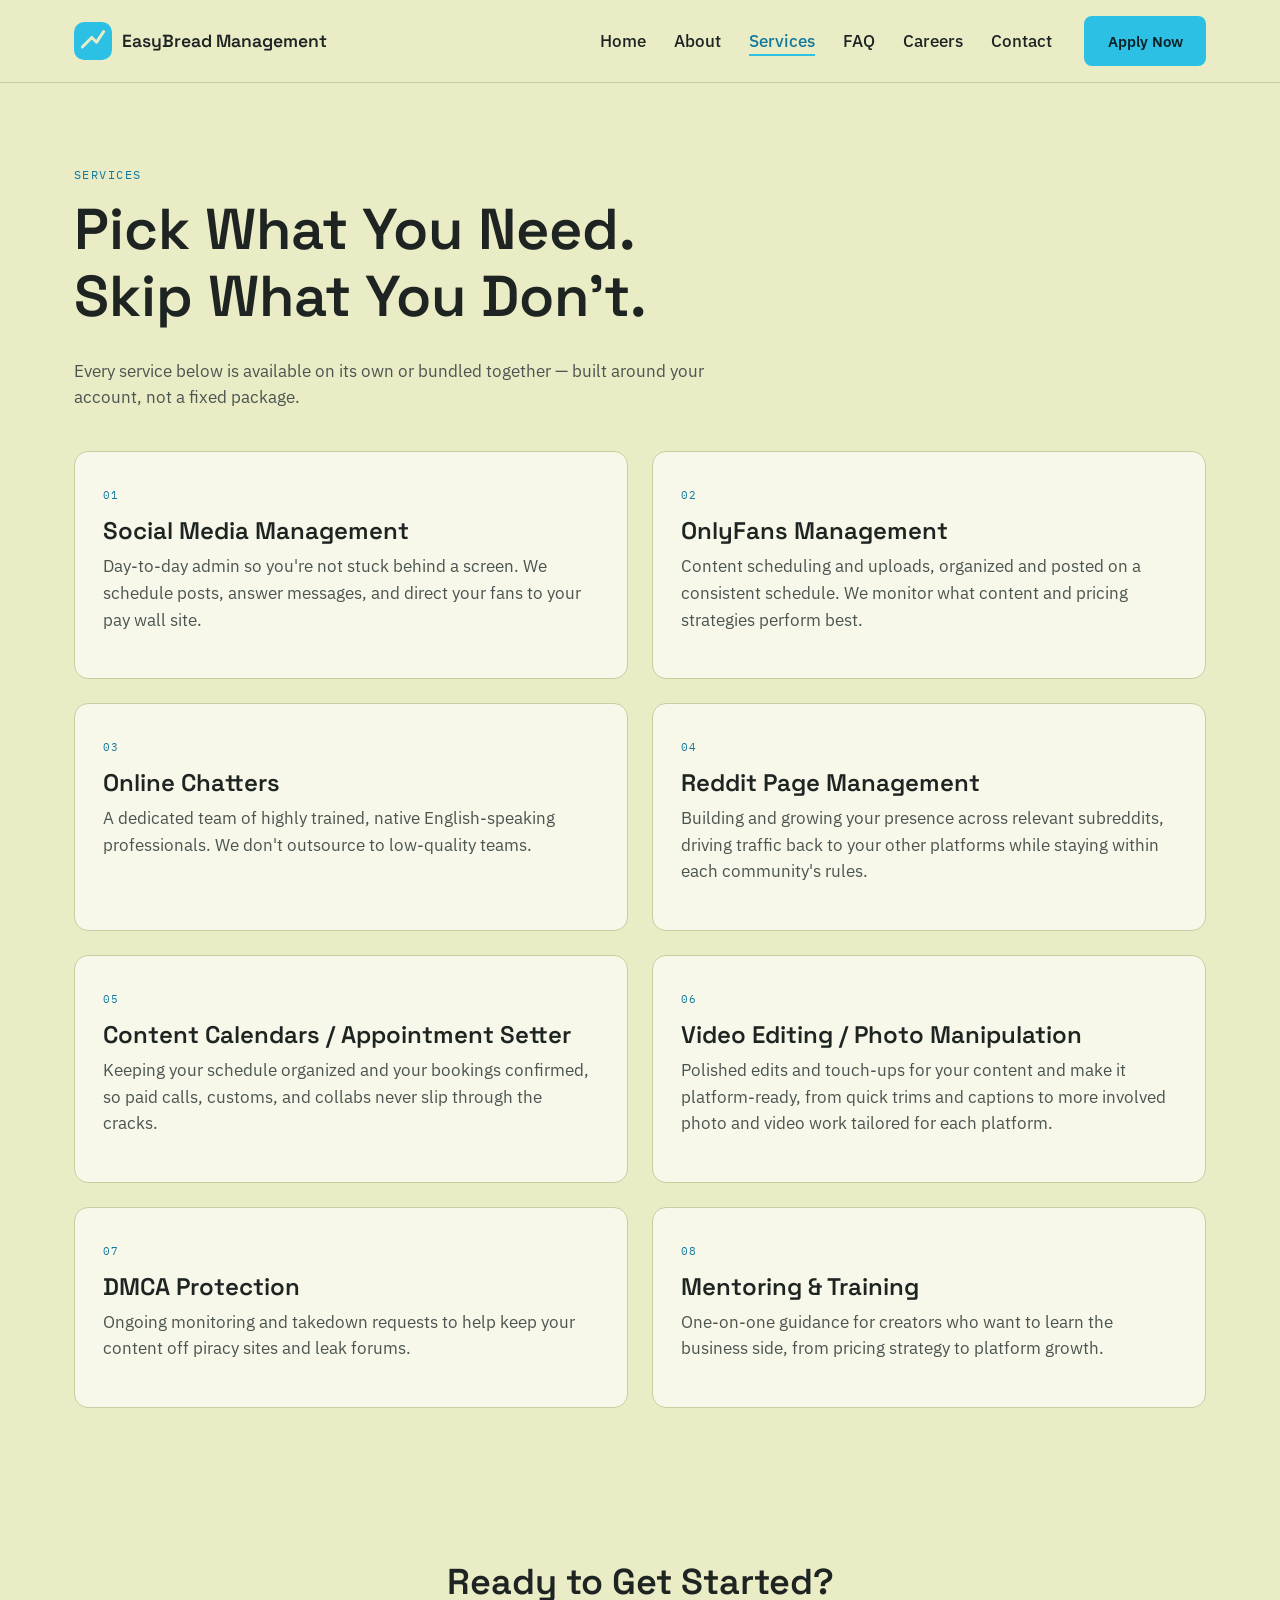
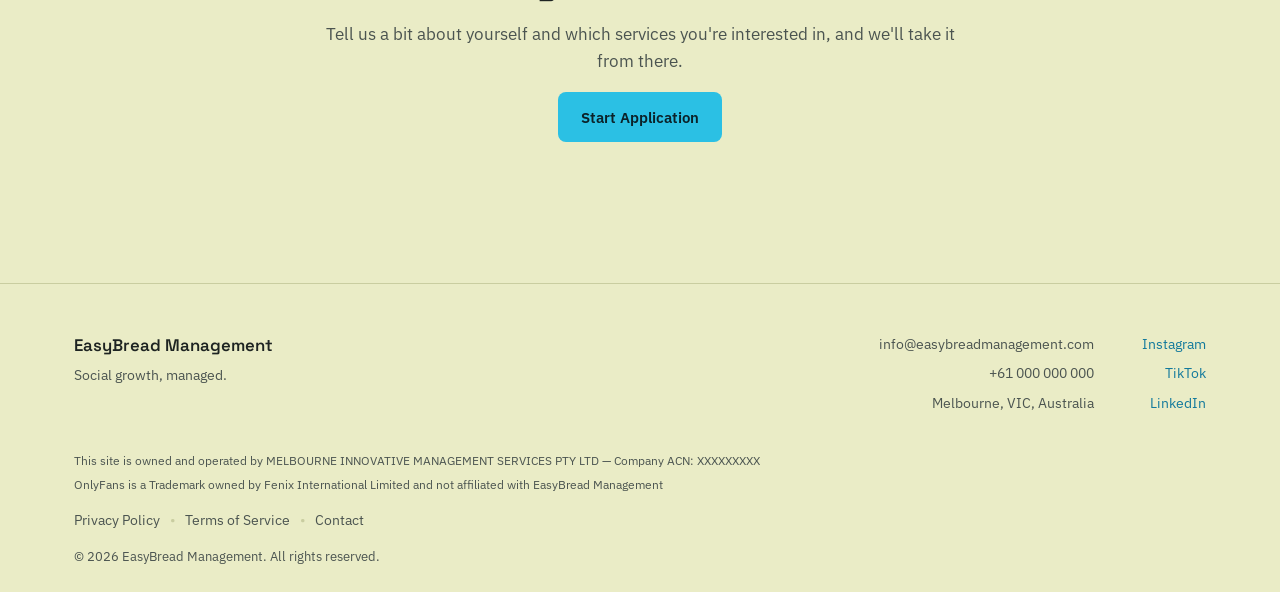
<file: services.html>
<!doctype html>
<html lang="en">
  <head>
    <meta charset="UTF-8" />
    <meta name="viewport" content="width=device-width, initial-scale=1.0" />
    <title>Services | EasyBread Management</title>
    <link rel="icon" type="image/svg+xml" href="assets/favicon.svg" />
    <meta http-equiv="X-Content-Type-Options" content="nosniff" />
    <meta name="referrer" content="strict-origin-when-cross-origin" />
    <meta
      name="description"
      content="Explore EasyBread Management's services — social media management, OnlyFans management, chatting, Reddit management, DMCA protection, and more."
    />
    <link rel="preconnect" href="https://fonts.googleapis.com" />
    <link rel="preconnect" href="https://fonts.gstatic.com" crossorigin />
    <link
      href="https://fonts.googleapis.com/css2?family=Space+Grotesk:wght@500;600;700&family=IBM+Plex+Sans:wght@400;500;600&family=IBM+Plex+Mono:wght@400;500&display=swap"
      rel="stylesheet"
    />
    <link rel="stylesheet" href="css/style.css" />
  </head>
  <body>
    <header id="site-header"></header>

    <main>
      <section class="container section">
        <div class="section-head">
          <span class="eyebrow">Services</span>
          <h1>Pick What You Need. Skip What You Don't.</h1>
          <p>
            Every service below is available on its own or bundled together —
            built around your account, not a fixed package.
          </p>
        </div>

        <div class="grid grid-2">
          <div class="card">
            <span class="eyebrow">01</span>
            <h3>Social Media Management</h3>
            <p>
              Day-to-day admin so you're not stuck behind a screen. We schedule
              posts, answer messages, and direct your fans to your pay wall
              site.
            </p>
          </div>
          <div class="card">
            <span class="eyebrow">02</span>
            <h3>OnlyFans Management</h3>
            <p>
              Content scheduling and uploads, organized and posted on a
              consistent schedule. We monitor what content and pricing
              strategies perform best.
            </p>
          </div>
          <div class="card">
            <span class="eyebrow">03</span>
            <h3>Online Chatters</h3>
            <p>
              A dedicated team of highly trained, native English-speaking
              professionals. We don't outsource to low-quality teams.
            </p>
          </div>
          <div class="card">
            <span class="eyebrow">04</span>
            <h3>Reddit Page Management</h3>
            <p>
              Building and growing your presence across relevant subreddits,
              driving traffic back to your other platforms while staying within
              each community's rules.
            </p>
          </div>
          <div class="card">
            <span class="eyebrow">05</span>
            <h3>Content Calendars / Appointment Setter</h3>
            <p>
              Keeping your schedule organized and your bookings confirmed, so
              paid calls, customs, and collabs never slip through the cracks.
            </p>
          </div>
          <div class="card">
            <span class="eyebrow">06</span>
            <h3>Video Editing / Photo Manipulation</h3>
            <p>
              Polished edits and touch-ups for your content and make it
              platform-ready, from quick trims and captions to more involved
              photo and video work tailored for each platform.
            </p>
          </div>
          <div class="card">
            <span class="eyebrow">07</span>
            <h3>DMCA Protection</h3>
            <p>
              Ongoing monitoring and takedown requests to help keep your content
              off piracy sites and leak forums.
            </p>
          </div>
          <div class="card">
            <span class="eyebrow">08</span>
            <h3>Mentoring &amp; Training</h3>
            <p>
              One-on-one guidance for creators who want to learn the business
              side, from pricing strategy to platform growth.
            </p>
          </div>
        </div>
      </section>

      <section class="container section text-center">
        <div class="center-copy">
          <h2>Ready to Get Started?</h2>
          <p>
            Tell us a bit about yourself and which services you're interested
            in, and we'll take it from there.
          </p>
          <a href="application.html" class="btn btn-accent"
            >Start Application</a
          >
        </div>
      </section>
    </main>

    <footer id="site-footer"></footer>

    <script src="js/config.js"></script>
    <script src="js/main.js"></script>
  </body>
</html>
</file>
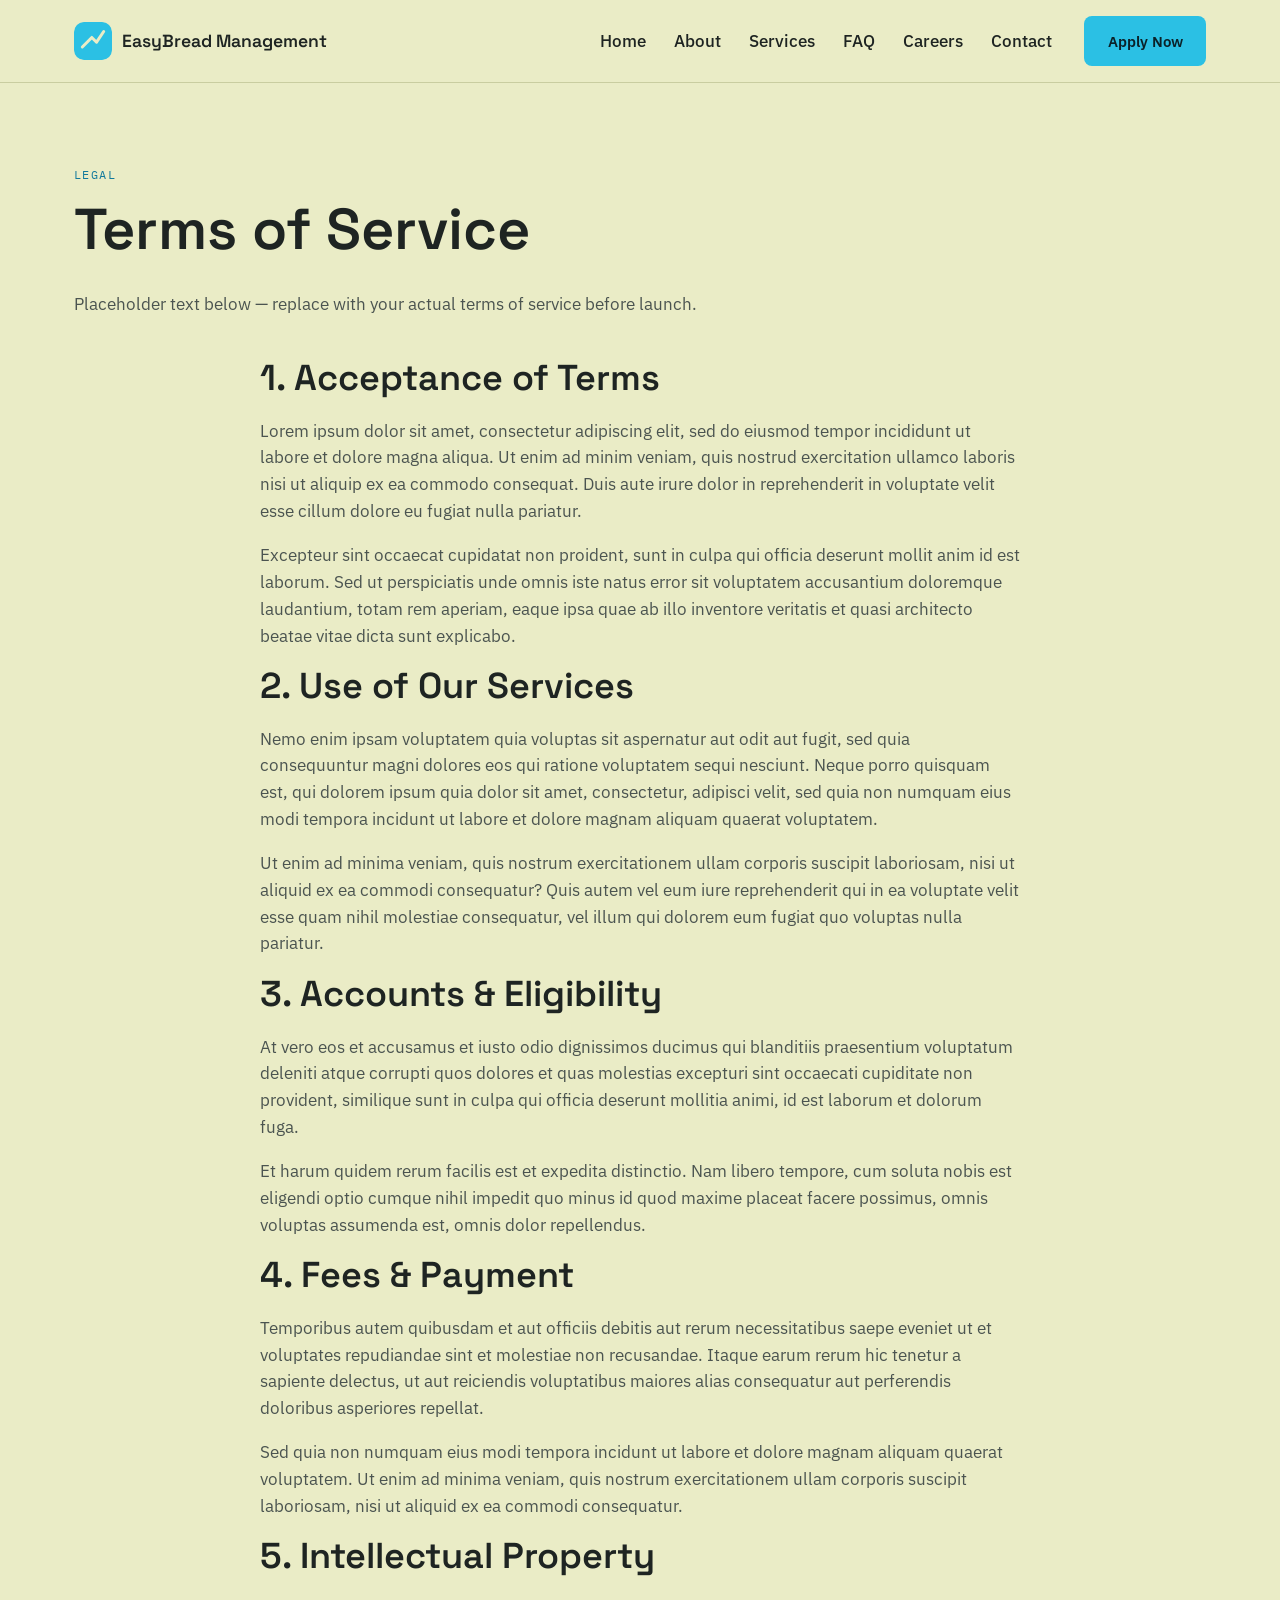
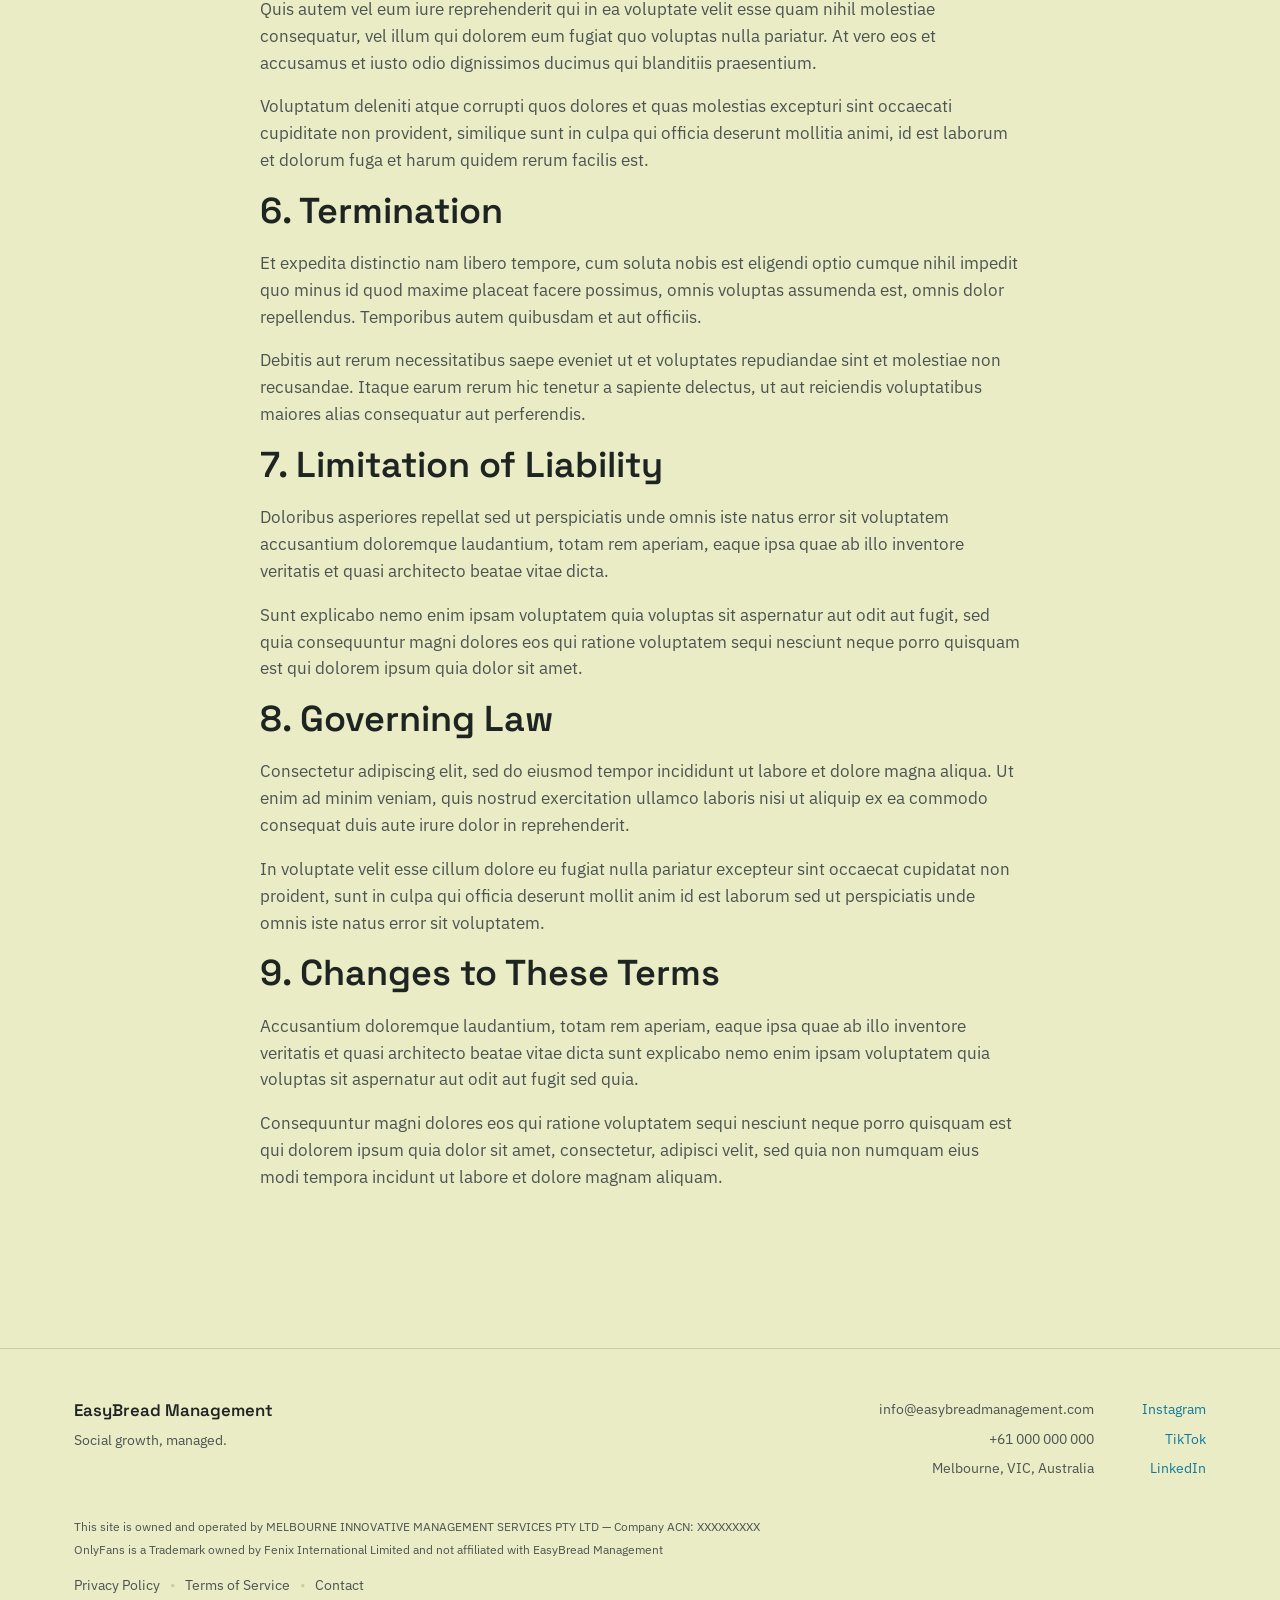
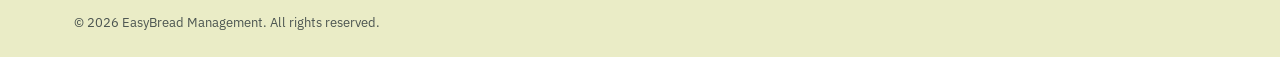
<file: terms-of-service - Copy.html>
<!doctype html>
<html lang="en">
  <head>
    <meta charset="UTF-8" />
    <meta name="viewport" content="width=device-width, initial-scale=1.0" />
    <title>Terms of Service | EasyBread Management</title>
    <link rel="icon" type="image/svg+xml" href="assets/favicon.svg" />
    <meta http-equiv="X-Content-Type-Options" content="nosniff" />
    <meta name="referrer" content="strict-origin-when-cross-origin" />
    <meta
      name="description"
      content="Terms of Service for EasyBread Management."
    />
    <link rel="preconnect" href="https://fonts.googleapis.com" />
    <link rel="preconnect" href="https://fonts.gstatic.com" crossorigin />
    <link
      href="https://fonts.googleapis.com/css2?family=Space+Grotesk:wght@500;600;700&family=IBM+Plex+Sans:wght@400;500;600&family=IBM+Plex+Mono:wght@400;500&display=swap"
      rel="stylesheet"
    />
    <link rel="stylesheet" href="css/style.css" />
  </head>
  <body>
    <header id="site-header"></header>

    <main>
      <section class="container section">
        <div class="section-head">
          <span class="eyebrow">Legal</span>
          <h1>Terms of Service</h1>
          <p>
            Placeholder text below — replace with your actual terms of service
            before launch.
          </p>
        </div>

        <div class="center-copy" style="max-width: 760px">
          <h2>1. Acceptance of Terms</h2>
          <p>
            Lorem ipsum dolor sit amet, consectetur adipiscing elit, sed do
            eiusmod tempor incididunt ut labore et dolore magna aliqua. Ut enim
            ad minim veniam, quis nostrud exercitation ullamco laboris nisi ut
            aliquip ex ea commodo consequat. Duis aute irure dolor in
            reprehenderit in voluptate velit esse cillum dolore eu fugiat nulla
            pariatur.
          </p>
          <p>
            Excepteur sint occaecat cupidatat non proident, sunt in culpa qui
            officia deserunt mollit anim id est laborum. Sed ut perspiciatis
            unde omnis iste natus error sit voluptatem accusantium doloremque
            laudantium, totam rem aperiam, eaque ipsa quae ab illo inventore
            veritatis et quasi architecto beatae vitae dicta sunt explicabo.
          </p>

          <h2>2. Use of Our Services</h2>
          <p>
            Nemo enim ipsam voluptatem quia voluptas sit aspernatur aut odit aut
            fugit, sed quia consequuntur magni dolores eos qui ratione
            voluptatem sequi nesciunt. Neque porro quisquam est, qui dolorem
            ipsum quia dolor sit amet, consectetur, adipisci velit, sed quia non
            numquam eius modi tempora incidunt ut labore et dolore magnam
            aliquam quaerat voluptatem.
          </p>
          <p>
            Ut enim ad minima veniam, quis nostrum exercitationem ullam corporis
            suscipit laboriosam, nisi ut aliquid ex ea commodi consequatur? Quis
            autem vel eum iure reprehenderit qui in ea voluptate velit esse quam
            nihil molestiae consequatur, vel illum qui dolorem eum fugiat quo
            voluptas nulla pariatur.
          </p>

          <h2>3. Accounts &amp; Eligibility</h2>
          <p>
            At vero eos et accusamus et iusto odio dignissimos ducimus qui
            blanditiis praesentium voluptatum deleniti atque corrupti quos
            dolores et quas molestias excepturi sint occaecati cupiditate non
            provident, similique sunt in culpa qui officia deserunt mollitia
            animi, id est laborum et dolorum fuga.
          </p>
          <p>
            Et harum quidem rerum facilis est et expedita distinctio. Nam libero
            tempore, cum soluta nobis est eligendi optio cumque nihil impedit
            quo minus id quod maxime placeat facere possimus, omnis voluptas
            assumenda est, omnis dolor repellendus.
          </p>

          <h2>4. Fees &amp; Payment</h2>
          <p>
            Temporibus autem quibusdam et aut officiis debitis aut rerum
            necessitatibus saepe eveniet ut et voluptates repudiandae sint et
            molestiae non recusandae. Itaque earum rerum hic tenetur a sapiente
            delectus, ut aut reiciendis voluptatibus maiores alias consequatur
            aut perferendis doloribus asperiores repellat.
          </p>
          <p>
            Sed quia non numquam eius modi tempora incidunt ut labore et dolore
            magnam aliquam quaerat voluptatem. Ut enim ad minima veniam, quis
            nostrum exercitationem ullam corporis suscipit laboriosam, nisi ut
            aliquid ex ea commodi consequatur.
          </p>

          <h2>5. Intellectual Property</h2>
          <p>
            Quis autem vel eum iure reprehenderit qui in ea voluptate velit esse
            quam nihil molestiae consequatur, vel illum qui dolorem eum fugiat
            quo voluptas nulla pariatur. At vero eos et accusamus et iusto odio
            dignissimos ducimus qui blanditiis praesentium.
          </p>
          <p>
            Voluptatum deleniti atque corrupti quos dolores et quas molestias
            excepturi sint occaecati cupiditate non provident, similique sunt in
            culpa qui officia deserunt mollitia animi, id est laborum et dolorum
            fuga et harum quidem rerum facilis est.
          </p>

          <h2>6. Termination</h2>
          <p>
            Et expedita distinctio nam libero tempore, cum soluta nobis est
            eligendi optio cumque nihil impedit quo minus id quod maxime placeat
            facere possimus, omnis voluptas assumenda est, omnis dolor
            repellendus. Temporibus autem quibusdam et aut officiis.
          </p>
          <p>
            Debitis aut rerum necessitatibus saepe eveniet ut et voluptates
            repudiandae sint et molestiae non recusandae. Itaque earum rerum hic
            tenetur a sapiente delectus, ut aut reiciendis voluptatibus maiores
            alias consequatur aut perferendis.
          </p>

          <h2>7. Limitation of Liability</h2>
          <p>
            Doloribus asperiores repellat sed ut perspiciatis unde omnis iste
            natus error sit voluptatem accusantium doloremque laudantium, totam
            rem aperiam, eaque ipsa quae ab illo inventore veritatis et quasi
            architecto beatae vitae dicta.
          </p>
          <p>
            Sunt explicabo nemo enim ipsam voluptatem quia voluptas sit
            aspernatur aut odit aut fugit, sed quia consequuntur magni dolores
            eos qui ratione voluptatem sequi nesciunt neque porro quisquam est
            qui dolorem ipsum quia dolor sit amet.
          </p>

          <h2>8. Governing Law</h2>
          <p>
            Consectetur adipiscing elit, sed do eiusmod tempor incididunt ut
            labore et dolore magna aliqua. Ut enim ad minim veniam, quis nostrud
            exercitation ullamco laboris nisi ut aliquip ex ea commodo consequat
            duis aute irure dolor in reprehenderit.
          </p>
          <p>
            In voluptate velit esse cillum dolore eu fugiat nulla pariatur
            excepteur sint occaecat cupidatat non proident, sunt in culpa qui
            officia deserunt mollit anim id est laborum sed ut perspiciatis unde
            omnis iste natus error sit voluptatem.
          </p>

          <h2>9. Changes to These Terms</h2>
          <p>
            Accusantium doloremque laudantium, totam rem aperiam, eaque ipsa
            quae ab illo inventore veritatis et quasi architecto beatae vitae
            dicta sunt explicabo nemo enim ipsam voluptatem quia voluptas sit
            aspernatur aut odit aut fugit sed quia.
          </p>
          <p>
            Consequuntur magni dolores eos qui ratione voluptatem sequi nesciunt
            neque porro quisquam est qui dolorem ipsum quia dolor sit amet,
            consectetur, adipisci velit, sed quia non numquam eius modi tempora
            incidunt ut labore et dolore magnam aliquam.
          </p>
        </div>
      </section>
    </main>

    <footer id="site-footer"></footer>

    <script src="js/config.js"></script>
    <script src="js/main.js"></script>
  </body>
</html>
</file>
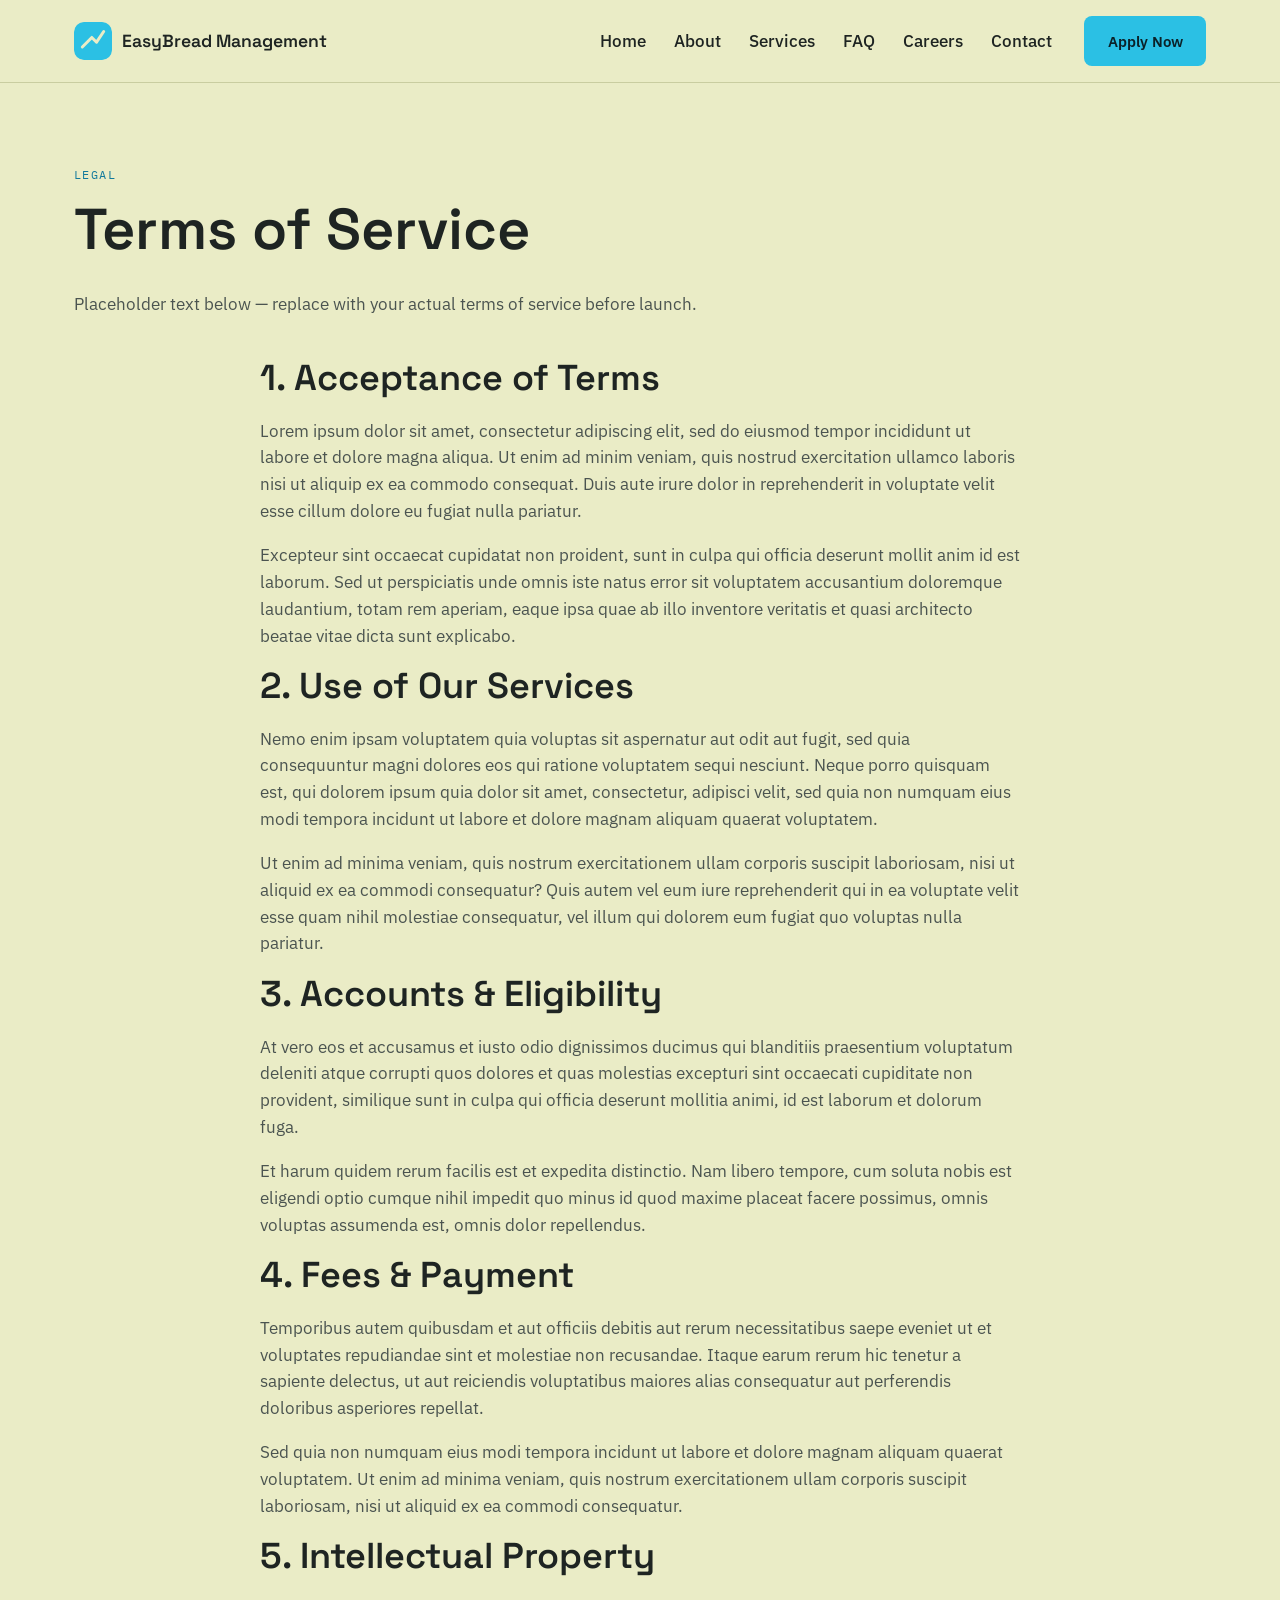
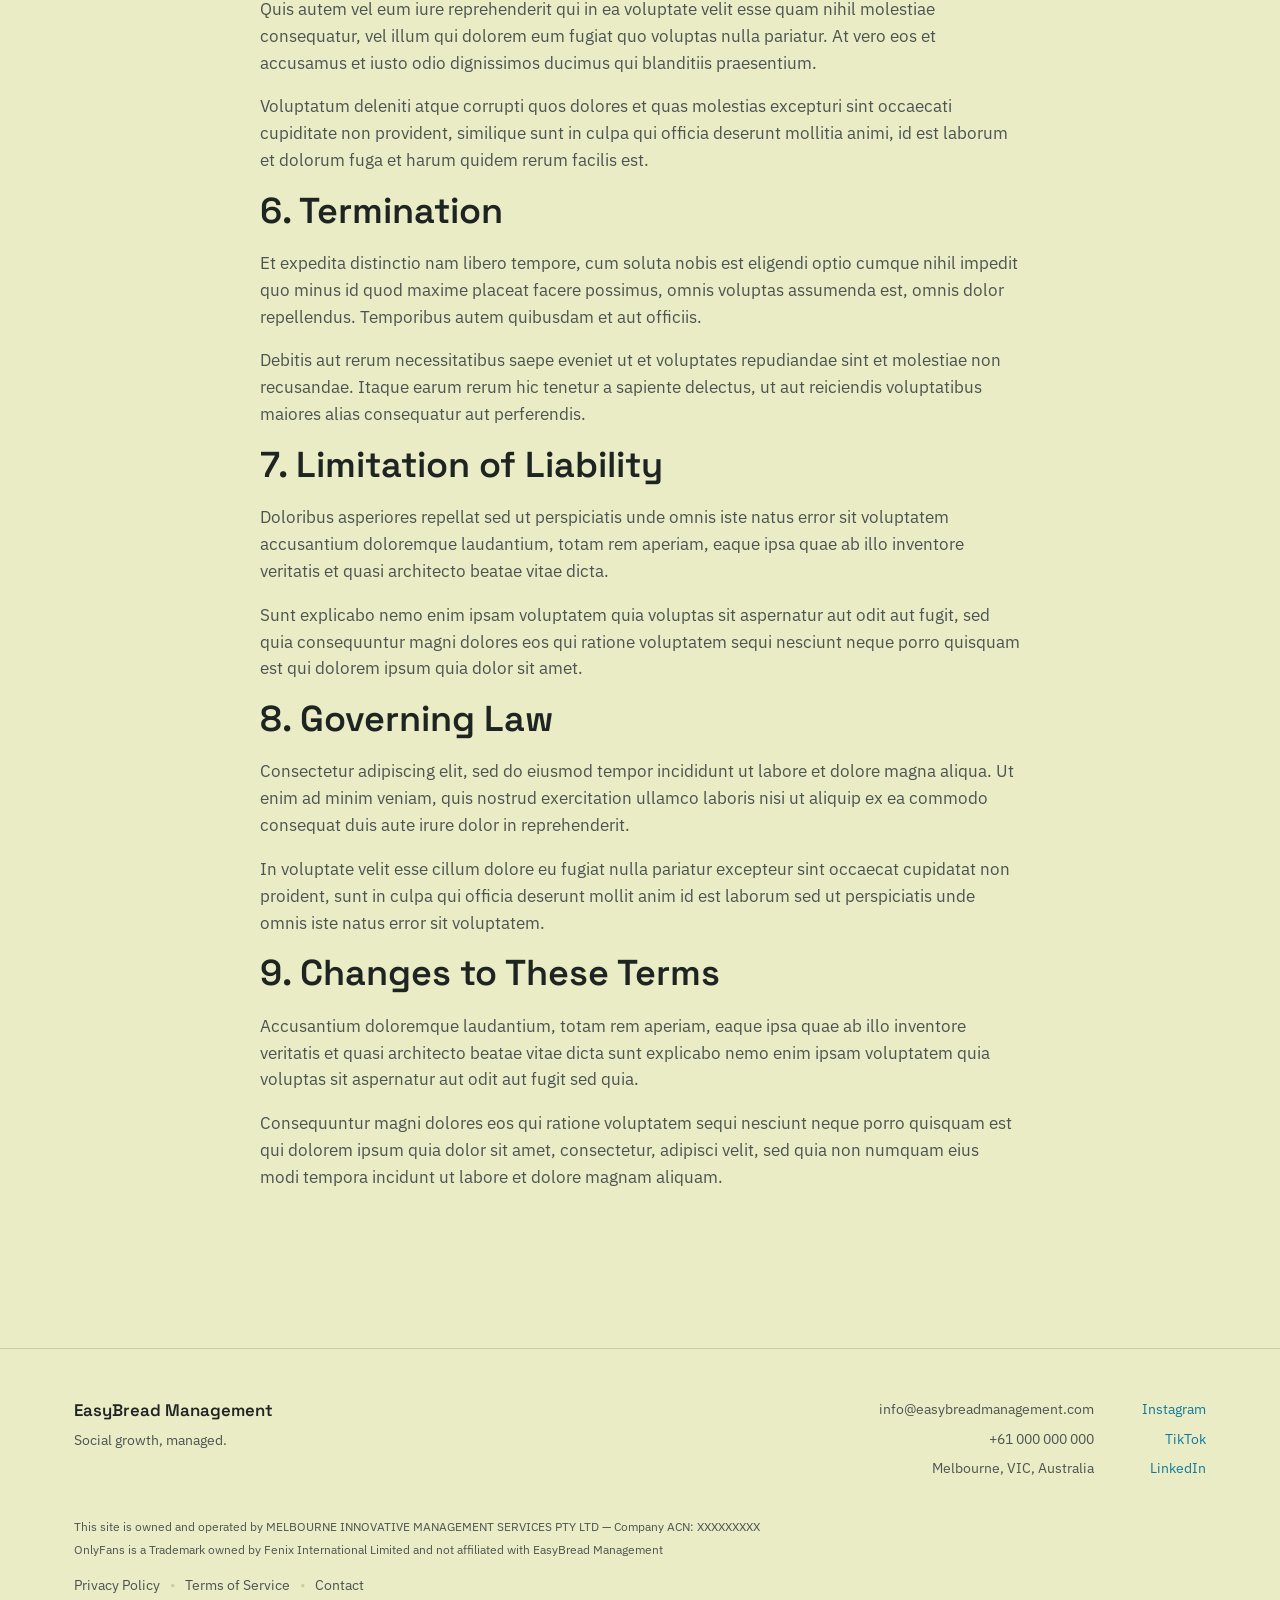
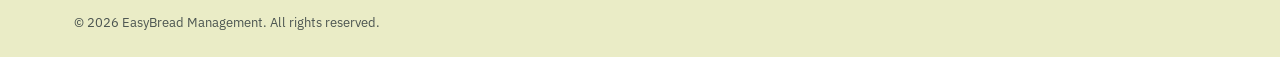
<file: terms-of-service.html>
<!DOCTYPE html>
<html lang="en">
<head>
  <meta charset="UTF-8">
  <meta name="viewport" content="width=device-width, initial-scale=1.0">
  <title>Terms of Service — EasyBread Management</title>
  <link rel="icon" type="image/svg+xml" href="assets/favicon.svg">
  <meta http-equiv="X-Content-Type-Options" content="nosniff">
  <meta name="referrer" content="strict-origin-when-cross-origin">
  <meta name="description" content="Terms of Service for EasyBread Management.">
  <link rel="preconnect" href="https://fonts.googleapis.com">
  <link rel="preconnect" href="https://fonts.gstatic.com" crossorigin>
  <link href="https://fonts.googleapis.com/css2?family=Space+Grotesk:wght@500;600;700&family=IBM+Plex+Sans:wght@400;500;600&family=IBM+Plex+Mono:wght@400;500&display=swap" rel="stylesheet">
  <link rel="stylesheet" href="css/style.css">
</head>
<body>

  <header id="site-header"></header>

  <main>
    <section class="container section">
      <div class="section-head">
        <span class="eyebrow">Legal</span>
        <h1>Terms of Service</h1>
        <p>Placeholder text below — replace with your actual terms of service before launch.</p>
      </div>

      <div class="center-copy" style="max-width: 760px;">
        <h2>1. Acceptance of Terms</h2>
        <p>
          Lorem ipsum dolor sit amet, consectetur adipiscing elit, sed do
          eiusmod tempor incididunt ut labore et dolore magna aliqua. Ut
          enim ad minim veniam, quis nostrud exercitation ullamco laboris
          nisi ut aliquip ex ea commodo consequat. Duis aute irure dolor
          in reprehenderit in voluptate velit esse cillum dolore eu
          fugiat nulla pariatur.
        </p>
        <p>
          Excepteur sint occaecat cupidatat non proident, sunt in culpa
          qui officia deserunt mollit anim id est laborum. Sed ut
          perspiciatis unde omnis iste natus error sit voluptatem
          accusantium doloremque laudantium, totam rem aperiam, eaque
          ipsa quae ab illo inventore veritatis et quasi architecto
          beatae vitae dicta sunt explicabo.
        </p>

        <h2>2. Use of Our Services</h2>
        <p>
          Nemo enim ipsam voluptatem quia voluptas sit aspernatur aut
          odit aut fugit, sed quia consequuntur magni dolores eos qui
          ratione voluptatem sequi nesciunt. Neque porro quisquam est,
          qui dolorem ipsum quia dolor sit amet, consectetur, adipisci
          velit, sed quia non numquam eius modi tempora incidunt ut
          labore et dolore magnam aliquam quaerat voluptatem.
        </p>
        <p>
          Ut enim ad minima veniam, quis nostrum exercitationem ullam
          corporis suscipit laboriosam, nisi ut aliquid ex ea commodi
          consequatur? Quis autem vel eum iure reprehenderit qui in ea
          voluptate velit esse quam nihil molestiae consequatur, vel
          illum qui dolorem eum fugiat quo voluptas nulla pariatur.
        </p>

        <h2>3. Accounts &amp; Eligibility</h2>
        <p>
          At vero eos et accusamus et iusto odio dignissimos ducimus qui
          blanditiis praesentium voluptatum deleniti atque corrupti quos
          dolores et quas molestias excepturi sint occaecati cupiditate
          non provident, similique sunt in culpa qui officia deserunt
          mollitia animi, id est laborum et dolorum fuga.
        </p>
        <p>
          Et harum quidem rerum facilis est et expedita distinctio. Nam
          libero tempore, cum soluta nobis est eligendi optio cumque
          nihil impedit quo minus id quod maxime placeat facere
          possimus, omnis voluptas assumenda est, omnis dolor
          repellendus.
        </p>

        <h2>4. Fees &amp; Payment</h2>
        <p>
          Temporibus autem quibusdam et aut officiis debitis aut rerum
          necessitatibus saepe eveniet ut et voluptates repudiandae sint
          et molestiae non recusandae. Itaque earum rerum hic tenetur a
          sapiente delectus, ut aut reiciendis voluptatibus maiores
          alias consequatur aut perferendis doloribus asperiores repellat.
        </p>
        <p>
          Sed quia non numquam eius modi tempora incidunt ut labore et
          dolore magnam aliquam quaerat voluptatem. Ut enim ad minima
          veniam, quis nostrum exercitationem ullam corporis suscipit
          laboriosam, nisi ut aliquid ex ea commodi consequatur.
        </p>

        <h2>5. Intellectual Property</h2>
        <p>
          Quis autem vel eum iure reprehenderit qui in ea voluptate velit
          esse quam nihil molestiae consequatur, vel illum qui dolorem
          eum fugiat quo voluptas nulla pariatur. At vero eos et accusamus
          et iusto odio dignissimos ducimus qui blanditiis praesentium.
        </p>
        <p>
          Voluptatum deleniti atque corrupti quos dolores et quas
          molestias excepturi sint occaecati cupiditate non provident,
          similique sunt in culpa qui officia deserunt mollitia animi, id
          est laborum et dolorum fuga et harum quidem rerum facilis est.
        </p>

        <h2>6. Termination</h2>
        <p>
          Et expedita distinctio nam libero tempore, cum soluta nobis est
          eligendi optio cumque nihil impedit quo minus id quod maxime
          placeat facere possimus, omnis voluptas assumenda est, omnis
          dolor repellendus. Temporibus autem quibusdam et aut officiis.
        </p>
        <p>
          Debitis aut rerum necessitatibus saepe eveniet ut et voluptates
          repudiandae sint et molestiae non recusandae. Itaque earum
          rerum hic tenetur a sapiente delectus, ut aut reiciendis
          voluptatibus maiores alias consequatur aut perferendis.
        </p>

        <h2>7. Limitation of Liability</h2>
        <p>
          Doloribus asperiores repellat sed ut perspiciatis unde omnis
          iste natus error sit voluptatem accusantium doloremque
          laudantium, totam rem aperiam, eaque ipsa quae ab illo
          inventore veritatis et quasi architecto beatae vitae dicta.
        </p>
        <p>
          Sunt explicabo nemo enim ipsam voluptatem quia voluptas sit
          aspernatur aut odit aut fugit, sed quia consequuntur magni
          dolores eos qui ratione voluptatem sequi nesciunt neque porro
          quisquam est qui dolorem ipsum quia dolor sit amet.
        </p>

        <h2>8. Governing Law</h2>
        <p>
          Consectetur adipiscing elit, sed do eiusmod tempor incididunt
          ut labore et dolore magna aliqua. Ut enim ad minim veniam, quis
          nostrud exercitation ullamco laboris nisi ut aliquip ex ea
          commodo consequat duis aute irure dolor in reprehenderit.
        </p>
        <p>
          In voluptate velit esse cillum dolore eu fugiat nulla pariatur
          excepteur sint occaecat cupidatat non proident, sunt in culpa
          qui officia deserunt mollit anim id est laborum sed ut
          perspiciatis unde omnis iste natus error sit voluptatem.
        </p>

        <h2>9. Changes to These Terms</h2>
        <p>
          Accusantium doloremque laudantium, totam rem aperiam, eaque
          ipsa quae ab illo inventore veritatis et quasi architecto
          beatae vitae dicta sunt explicabo nemo enim ipsam voluptatem
          quia voluptas sit aspernatur aut odit aut fugit sed quia.
        </p>
        <p>
          Consequuntur magni dolores eos qui ratione voluptatem sequi
          nesciunt neque porro quisquam est qui dolorem ipsum quia dolor
          sit amet, consectetur, adipisci velit, sed quia non numquam
          eius modi tempora incidunt ut labore et dolore magnam aliquam.
        </p>
      </div>
    </section>
  </main>

  <footer id="site-footer"></footer>

  <script src="js/config.js"></script>
  <script src="js/main.js"></script>
</body>
</html>
</file>
<file: css/style.css>
/* =============================================================
   STYLE.CSS
   =============================================================
   Section map (search these headers to jump around):
     1. Design tokens (edit colors/fonts here — everything else
        references these variables, so this is the one place to
        touch for a re-theme)
     2. Reset + base
     3. Layout helpers
     4. Header / navigation
     5. Buttons
     6. Hero + growth-line signature graphic
     7. Cards / sections
     8. Forms
     9. Footer
     10. Utility / animation
     11. Form page sidebars (Application / Contact / Careers)
     12. Responsive
   ============================================================= */

/* -------------------------------------------------------------
   1. DESIGN TOKENS
   ------------------------------------------------------------- */
:root {
  /* Brand colors — requested background + foreground */
  --color-bg: #EAECC6;          /* page background, as specified */
  --color-accent: #2BC0E4;      /* primary accent/foreground, as specified */
  --color-accent-deep: #12799C; /* darker accent for hover/pressed states */
  --color-accent-soft: rgba(43, 192, 228, 0.14);

  /* Supporting neutrals, derived to sit comfortably with the two above */
  --color-ink: #1E2422;         /* primary text */
  --color-ink-soft: #4B5450;    /* secondary text */
  --color-surface: #F7F8E9;     /* card surface, slightly lighter than bg */
  --color-line: #C9CDA0;        /* hairline borders derived from bg */
  --color-error: #B3401F;       /* form error state */
  --color-success: #1D7A4C;     /* form success state */
  --light-coral: #ef767aff;     /* required-field asterisk */

  /* Type */
  --font-display: "Space Grotesk", "Segoe UI", sans-serif;
  --font-body: "IBM Plex Sans", "Segoe UI", sans-serif;
  --font-mono: "IBM Plex Mono", "Courier New", monospace;

  /* Scale */
  --step-0: clamp(1rem, 0.95rem + 0.2vw, 1.05rem);
  --step-1: clamp(1.25rem, 1.15rem + 0.5vw, 1.5rem);
  --step-2: clamp(1.75rem, 1.5rem + 1vw, 2.25rem);
  --step-3: clamp(2.5rem, 2rem + 2vw, 3.75rem);

  --radius: 14px;
  --radius-sm: 8px;
  --max-width: 1180px;
  --transition: 180ms ease;
}

/* -------------------------------------------------------------
   2. RESET + BASE
   ------------------------------------------------------------- */
*, *::before, *::after { box-sizing: border-box; }
html { scroll-behavior: smooth; }

@media (prefers-reduced-motion: reduce) {
  html { scroll-behavior: auto; }
  *, *::before, *::after {
    animation-duration: 0.01ms !important;
    animation-iteration-count: 1 !important;
    transition-duration: 0.01ms !important;
  }
}

body {
  margin: 0;
  background: var(--color-bg);
  color: var(--color-ink);
  font-family: var(--font-body);
  font-size: var(--step-0);
  line-height: 1.6;
  -webkit-font-smoothing: antialiased;
}

h1, h2, h3, h4 {
  font-family: var(--font-display);
  line-height: 1.15;
  margin: 0 0 0.5em;
  font-weight: 600;
}

h1 { font-size: var(--step-3); }
h2 { font-size: var(--step-2); }
h3 { font-size: var(--step-1); }

p { margin: 0 0 1em; color: var(--color-ink-soft); }

a { color: var(--color-accent-deep); text-decoration: none; }
a:hover { color: var(--color-ink); }

img, svg { max-width: 100%; display: block; }

/* Visible keyboard focus everywhere — accessibility floor */
:focus-visible {
  outline: 3px solid var(--color-accent-deep);
  outline-offset: 2px;
}

/* -------------------------------------------------------------
   3. LAYOUT HELPERS
   ------------------------------------------------------------- */
.container {
  width: 100%;
  max-width: var(--max-width);
  margin-inline: auto;
  padding-inline: 1.5rem;
}

.section {
  padding-block: clamp(3rem, 6vw, 6rem);
}

.section-head {
  max-width: 640px;
  margin-bottom: 2.5rem;
}

/* Modifier: lets a section-head's heading stretch across the full
   container width instead of being capped at 640px — used on the
   homepage's "What we do" section. */
.section-head-wide {
  max-width: none;
}
.section-head-wide h2 {
  max-width: none;
}
.section-head-wide p {
  max-width: 640px;
}

.eyebrow {
  font-family: var(--font-mono);
  text-transform: uppercase;
  letter-spacing: 0.12em;
  font-size: 0.75rem;
  color: var(--color-accent-deep);
  display: inline-block;
  margin-bottom: 0.75rem;
}

.grid {
  display: grid;
  gap: 1.5rem;
}

.grid-2 { grid-template-columns: repeat(2, 1fr); }
.grid-3 { grid-template-columns: repeat(3, 1fr); }

/* -------------------------------------------------------------
   4. HEADER / NAVIGATION
   ------------------------------------------------------------- */
#site-header {
  position: sticky;
  top: 0;
  z-index: 50;
  background: color-mix(in srgb, var(--color-bg) 88%, transparent);
  backdrop-filter: blur(6px);
  border-bottom: 1px solid var(--color-line);
}

.nav {
  max-width: var(--max-width);
  margin-inline: auto;
  padding: 1rem 1.5rem;
  display: flex;
  align-items: center;
  gap: 1.5rem;
}

.brand {
  display: flex;
  align-items: center;
  gap: 0.6rem;
  margin-right: auto;
  color: var(--color-ink);
  font-family: var(--font-display);
  font-weight: 600;
  font-size: 1.1rem;
}
.brand:hover { color: var(--color-ink); }

/* Placeholder logo mark — swap this block for an <img> once a real logo exists */
.logo-mark {
  width: 38px;
  height: 38px;
  border-radius: 10px;
  flex-shrink: 0;
}

.nav-list {
  list-style: none;
  display: flex;
  gap: 1.75rem;
  margin: 0;
  padding: 0;
}

.nav-list a {
  color: var(--color-ink);
  font-weight: 500;
  position: relative;
  padding-bottom: 4px;
}

.nav-list a::after {
  content: "";
  position: absolute;
  left: 0; right: 100%;
  bottom: 0;
  height: 2px;
  background: var(--color-accent);
  transition: right var(--transition);
}

.nav-list a:hover::after,
.nav-list a.active::after {
  right: 0;
}

.nav-list a.active { color: var(--color-accent-deep); }

.menu-toggle {
  display: none;
  flex-direction: column;
  gap: 5px;
  background: none;
  border: none;
  cursor: pointer;
  padding: 0.5rem;
}
.menu-toggle span {
  width: 22px;
  height: 2px;
  background: var(--color-ink);
  transition: transform var(--transition), opacity var(--transition);
}
.menu-toggle.open span:nth-child(1) { transform: translateY(7px) rotate(45deg); }
.menu-toggle.open span:nth-child(2) { opacity: 0; }
.menu-toggle.open span:nth-child(3) { transform: translateY(-7px) rotate(-45deg); }

/* -------------------------------------------------------------
   5. BUTTONS
   ------------------------------------------------------------- */
.btn {
  display: inline-flex;
  align-items: center;
  justify-content: center;
  gap: 0.5rem;
  padding: 0.75rem 1.4rem;
  border-radius: var(--radius-sm);
  font-weight: 600;
  font-size: 0.95rem;
  border: 1.5px solid transparent;
  cursor: pointer;
  transition: transform var(--transition), background var(--transition), color var(--transition), border-color var(--transition);
}
.btn:hover { transform: translateY(-1px); }
.btn:active { transform: translateY(0); }
.btn:disabled { opacity: 0.6; cursor: not-allowed; transform: none; }

.btn-accent {
  background: var(--color-accent);
  color: #0B2229;
}
.btn-accent:hover { background: var(--color-accent-deep); color: #fff; }

.btn-outline {
  background: transparent;
  border-color: var(--color-ink);
  color: var(--color-ink);
}
.btn-outline:hover { border-color: var(--color-accent-deep); color: var(--color-accent-deep); }

.nav-cta { margin-left: 0.5rem; }

/* -------------------------------------------------------------
   6. HERO + GROWTH-LINE SIGNATURE GRAPHIC
   ------------------------------------------------------------- */
.hero {
  padding-block: clamp(3rem, 8vw, 6rem);
  display: grid;
  grid-template-columns: 1.1fr 0.9fr;
  gap: 3rem;
  align-items: center;
}
.hero > * {
  min-width: 0;
}

.hero-copy .eyebrow { margin-bottom: 1rem; }
.hero-copy p { font-size: 1.1rem; max-width: 46ch; }
.hero-actions {
  display: flex;
  gap: 1rem;
  margin-top: 1.5rem;
  flex-wrap: wrap;
}

/* The signature element: an animated line that "draws" upward and to the
   right, evoking a growth/engagement chart. Reused (smaller) as section
   dividers elsewhere on the site for visual continuity. */
.growth-line-wrap {
  position: relative;
  background: var(--color-surface);
  border: 1px solid var(--color-line);
  border-radius: var(--radius);
  padding: 1.5rem;
}

.growth-line-wrap .stat-pill {
  position: absolute;
  background: #fff;
  border: 1px solid var(--color-line);
  border-radius: 999px;
  padding: 0.35rem 0.8rem;
  font-family: var(--font-mono);
  font-size: 0.75rem;
  color: var(--color-ink-soft);
  box-shadow: 0 4px 14px rgba(30, 36, 34, 0.06);
}
.growth-line-wrap .stat-pill.top { top: 10%; right: 8%; }
.growth-line-wrap .stat-pill.bottom { bottom: 14%; left: 8%; }

[data-growth-line] path {
  fill: none;
  stroke: var(--color-accent);
  stroke-width: 3;
  stroke-linecap: round;
  stroke-linejoin: round;
  /* stroke-dashoffset starting value is set inline by main.js
     (equal to the path's own length, i.e. fully hidden) */
}

/*
 * Looping reveal: rise, reverse, pause, then rise again — forever.
 * The 6.7s duration and the 23.9% / 47.8% keyframe stops below come
 * straight from the three timing constants at the top of js/main.js:
 *   GROWTH_RISE_MS (1600) + GROWTH_REVERSE_MS (1600) + GROWTH_PAUSE_MS (3500) = 6700ms
 *   23.9% = 1600 / 6700   (fully risen)
 *   47.8% = 3200 / 6700   (fully reversed back out)
 * CSS keyframe stops can't reference custom properties/JS values directly,
 * so if you change those constants in main.js, update the numbers here
 * to match (both places say so in a comment).
 */
[data-growth-line].growth-loop path {
  animation: growth-line-cycle 6.7s ease-in-out infinite;
}

[data-growth-line].growth-loop circle.endpoint {
  animation: growth-endpoint-cycle 6.7s ease-in-out infinite;
}

@keyframes growth-line-cycle {
  0%     { stroke-dashoffset: var(--path-length); } /* start: hidden */
  23.9%  { stroke-dashoffset: 0; }                  /* risen */
  99%  { stroke-dashoffset: var(--path-length); } /* reversed back out */
  100%   { stroke-dashoffset: var(--path-length); } /* hold through the pause */
}

@keyframes growth-endpoint-cycle {
  0%     { opacity: 0; }
  21.9%  { opacity: 0; }
  23.9%  { opacity: 1; } /* dot appears once fully risen */
  35.8%  { opacity: 1; }
  60%  { opacity: 0; } /* fades as the line reverses out */
  100%   { opacity: 0; }
}

/* Small divider version used between sections on inner pages */
.divider-line {
  width: 100%;
  height: 40px;
  margin-block: 1rem 2rem;
}

/* -------------------------------------------------------------
   7. CARDS / SECTIONS
   ------------------------------------------------------------- */
.card {
  background: var(--color-surface);
  border: 1px solid var(--color-line);
  border-radius: var(--radius);
  padding: 1.75rem;
  height: 100%;
}

.card h3 { margin-bottom: 0.5rem; }

.card .eyebrow { font-size: 0.7rem; }

.stat-row {
  display: flex;
  gap: 2.5rem;
  flex-wrap: wrap;
  margin-top: 2rem;
}
.stat-row .stat {
  font-family: var(--font-mono);
}
.stat .number {
  font-size: var(--step-2);
  color: var(--color-accent-deep);
  font-weight: 600;
  display: block;
}
.stat .label {
  font-size: 0.8rem;
  color: var(--color-ink-soft);
}

.faq-item {
  border-bottom: 1px solid var(--color-line);
  padding-block: 1.25rem;
}
.faq-item summary {
  cursor: pointer;
  font-family: var(--font-display);
  font-weight: 600;
  font-size: 1.05rem;
  list-style: none;
  display: flex;
  justify-content: space-between;
  align-items: center;
  color: var(--color-ink);
}
.faq-item summary::-webkit-details-marker { display: none; }
.faq-item summary::after {
  content: "+";
  font-size: 1.4rem;
  color: var(--color-accent-deep);
  transition: transform var(--transition);
}
.faq-item[open] summary::after { content: "–"; }
.faq-item p { margin-top: 0.75rem; }

/* -------------------------------------------------------------
   8. FORMS
   ------------------------------------------------------------- */
.form-card {
  background: var(--color-surface);
  border: 1px solid var(--color-line);
  border-radius: var(--radius);
  padding: clamp(1.5rem, 4vw, 2.5rem);
  max-width: 640px;
}

.field {
  margin-bottom: 1.25rem;
  display: flex;
  flex-direction: column;
  gap: 0.4rem;
}

.field-row {
  display: grid;
  grid-template-columns: 1fr 1fr;
  gap: 1.25rem;
}
.field-row .field {
  margin-bottom: 1.25rem;
}

.form-section-heading {
  margin: 2rem 0 0.35rem;
}
.form-section-heading:first-child {
  margin-top: 0;
}

.form-section-subtext {
  font-size: 0.85rem;
  color: var(--color-ink-soft);
  margin: 0 0 1.25rem;
}

.textarea-lg {
  min-height: 160px;
}

textarea[data-autogrow] {
  resize: none;
  overflow: hidden;
  min-height: 0;
}

.input-prefix {
  position: relative;
  display: flex;
  align-items: center;
}
.input-prefix-symbol {
  position: absolute;
  left: 0.9rem;
  color: var(--color-ink-soft);
  pointer-events: none;
}
.input-prefix input {
  width: 100%;
  padding-left: 1.8rem;
}

.field-choice-field {
  border: none;
  padding: 0;
  margin: 0.75rem 0 1.25rem;
}
.field-choice-field legend {
  font-weight: 600;
  font-size: 0.9rem;
  padding: 0;
  margin-bottom: 0.5rem;
}

.field-choice-group {
  display: flex;
  flex-wrap: wrap;
  gap: 0.75rem 1.5rem;
}

.field-choice-grid {
  display: grid;
  grid-template-columns: repeat(3, 1fr);
}

.field-choice {
  display: flex;
  align-items: center;
  gap: 0.5rem;
  font-weight: 400;
  cursor: pointer;
}
.field-choice input[type="checkbox"],
.field-choice input[type="radio"] {
  width: 1.1rem;
  height: 1.1rem;
  accent-color: var(--color-accent-deep);
  cursor: pointer;
}

.field label {
  font-weight: 600;
  font-size: 0.9rem;
}

.required-mark {
  color: var(--light-coral);
}

.field .hint {
  font-size: 0.8rem;
  color: var(--color-ink-soft);
  margin: 0;
}

input, textarea, select {
  font: inherit;
  padding: 0.7rem 0.9rem;
  border-radius: var(--radius-sm);
  border: 1.5px solid var(--color-line);
  background: #fff;
  color: var(--color-ink);
  transition: border-color var(--transition);
}
input:focus, textarea:focus, select:focus {
  border-color: var(--color-accent-deep);
  outline: none;
}
textarea { resize: vertical; min-height: 120px; }

.privacy-policy-agreement {
  /* background-color: #1D7A4C; */
  font-size: .8rem;
}


/* Honeypot field — hidden from sighted + keyboard users, but still present
   in the DOM for bots that indiscriminately fill every input. */
.honeypot-field {
  position: absolute;
  left: -9999px;
  width: 1px;
  height: 1px;
  overflow: hidden;
}

.form-message {
  margin-top: 1rem;
  padding: 0.75rem 1rem;
  border-radius: var(--radius-sm);
  font-size: 0.9rem;
}
.form-message--success {
  background: rgba(29, 122, 76, 0.1);
  color: var(--color-success);
  border: 1px solid rgba(29, 122, 76, 0.3);
}
.form-message--error {
  background: rgba(179, 64, 31, 0.1);
  color: var(--color-error);
  border: 1px solid rgba(179, 64, 31, 0.3);
}

/* -------------------------------------------------------------
   9. FOOTER
   ------------------------------------------------------------- */
#site-footer {
  border-top: 1px solid var(--color-line);
  margin-top: 4rem;
  padding-block: 3rem 1.5rem;
}

.footer-inner {
  max-width: var(--max-width);
  margin-inline: auto;
  padding-inline: 1.5rem;
  display: grid;
  grid-template-columns: 1fr auto auto;
  justify-content: space-between;
  column-gap: 3rem;
}

.footer-agency-name {
  font-family: var(--font-display);
  font-weight: 600;
  color: var(--color-ink);
  margin-bottom: 0.25rem;
}
.footer-tagline { font-size: 0.9rem; }

.footer-contact, .footer-socials {
  text-align: right;
}

.footer-contact p, .footer-socials a {
  display: block;
  font-size: 0.9rem;
  margin-bottom: 0.4rem;
}

.footer-note {
  max-width: var(--max-width);
  margin: 1rem auto 0;
  padding-inline: 1.5rem;
  font-size: 0.8rem;
  color: var(--color-ink-soft);
}

.footer-legal-links {
  max-width: var(--max-width);
  margin: 1rem auto 0;
  padding-inline: 1.5rem;
  display: flex;
  flex-wrap: wrap;
  gap: 0.6rem;
  font-size: 0.85rem;
}
.footer-legal-links a {
  color: var(--color-ink-soft);
}
.footer-legal-links a:hover {
  color: var(--color-accent-deep);
}
.footer-legal-sep {
  color: var(--color-line);
}

.footer-legal-notices {
  max-width: var(--max-width);
  margin: 2rem auto 0;
  padding-inline: 1.5rem;
}
.footer-legal-notices p {
  font-size: 0.75rem;
  color: var(--color-ink-soft);
  margin-bottom: 0.35rem;
  line-height: 1.5;
}
.footer-legal-notices p:last-child {
  margin-bottom: 0;
}

/* -------------------------------------------------------------
   10. UTILITY / ANIMATION
   ------------------------------------------------------------- */
.text-center { text-align: center; }
.mt-0 { margin-top: 0; }
.mb-0 { margin-bottom: 0; }
.mb-sm { margin-bottom: 0.4rem; }
.my-sm { margin-block: 0.75rem; }
.center-copy { max-width: 640px; margin-inline: auto; }

/* -------------------------------------------------------------
   11. FORM PAGE SIDEBARS (Application / Contact / Careers)
   ------------------------------------------------------------- */

/* Puts the form on the left and a sidebar of supporting content on
   the right, filling the empty space next to a narrower form-card. */
.form-page-layout {
  display: grid;
  grid-template-columns: minmax(0, 640px) 1fr;
  gap: 2.5rem;
  align-items: start;
}
/* Without this, grid items default to a min-width based on their
   content's natural size, which can force the whole grid (and the
   page) wider than the viewport on narrow screens — this lets the
   form and sidebar actually shrink to fit. */
.form-page-layout > * {
  min-width: 0;
}

.form-sidebar {
  display: flex;
  flex-direction: column;
  gap: 1.75rem;
}

/* "What happens next" style numbered step list — not boxed. */
.process-steps {
  list-style: none;
  margin: 0;
  padding: 0;
  display: flex;
  flex-direction: column;
  gap: 1.1rem;
}
.process-steps li {
  display: flex;
  gap: 0.85rem;
  align-items: baseline;
}
.process-steps .step-number {
  font-family: var(--font-mono);
  font-size: 0.85rem;
  font-weight: 600;
  color: var(--color-accent-deep);
  flex-shrink: 0;
  min-width: 1.6rem;
}
.process-steps .step-body strong {
  display: block;
  color: var(--color-ink);
  margin-bottom: 0.15rem;
}
.process-steps .step-body p {
  margin: 0;
  font-size: 0.92rem;
}

/* Wider variant for a full-container section (vs. the narrow sidebar) —
   lays the steps out as a row of cards instead of a stacked list. */
.process-steps-wide {
  display: grid;
  grid-template-columns: repeat(4, 1fr);
  gap: 1.5rem;
}
.process-steps-wide li {
  flex-direction: column;
  align-items: flex-start;
  gap: 0.5rem;
}
.process-steps-wide .step-number {
  font-size: 1.1rem;
}

/* Comparison table (homepage "How we compare" section) */
.compare-table-wrap {
  overflow-x: auto;
  border: 1px solid var(--color-line);
  border-radius: var(--radius);
  background: var(--color-surface);
}
.compare-table {
  width: 100%;
  border-collapse: collapse;
  min-width: 560px;
}
.compare-table th,
.compare-table td {
  padding: 0.9rem 1.25rem;
  text-align: left;
  font-size: 0.92rem;
  border-bottom: 1px solid var(--color-line);
}
.compare-table thead th {
  font-family: var(--font-display);
  font-weight: 600;
}
.compare-table tbody tr:last-child td {
  border-bottom: none;
}
.compare-table td:first-child,
.compare-table th:first-child {
  color: var(--color-ink-soft);
  font-weight: 500;
}
.compare-highlight {
  background: var(--color-accent-soft);
  font-weight: 600;
}
.compare-table thead .compare-highlight {
  background: var(--color-accent-deep);
  color: #fff;
}

/* Boxed bullet list (e.g. "How we work") — reuses .card for the box. */
.sidebar-box h3 { margin-bottom: 0.75rem; }
.sidebar-box ul {
  margin: 0;
  padding-left: 1.1rem;
  display: flex;
  flex-direction: column;
  gap: 0.6rem;
}
.sidebar-box ul li {
  font-size: 0.92rem;
  color: var(--color-ink-soft);
}
.sidebar-box p {
  font-size: 0.92rem;
  margin-bottom: 0;
}
.sidebar-box p + p { margin-top: 0.6rem; }

/* Small, muted disclaimer-style text (reuses the same visual weight as
   form hint text elsewhere on the site). */
.small-print {
  font-size: 0.78rem;
  color: var(--color-ink-soft);
  line-height: 1.55;
}

/* Smaller heading used for un-boxed sidebar sub-sections (e.g. "Where we work"). */
.sidebar-subheading {
  font-size: 1.05rem;
  margin-bottom: 0.4rem;
}

.form-sidebar .btn { display: inline-flex; }

/* -------------------------------------------------------------
   12. RESPONSIVE
   ------------------------------------------------------------- */
@media (max-width: 900px) {
  .hero { grid-template-columns: 1fr; }
  .grid-3 { grid-template-columns: repeat(2, 1fr); }
  .process-steps-wide { grid-template-columns: repeat(2, 1fr); }
  .footer-inner { grid-template-columns: 1fr 1fr; justify-content: start; }
  .form-page-layout { grid-template-columns: 1fr; }

  /* The full nav (all links + the Apply Now button) doesn't have room to
     breathe between roughly 700–900px, so the hamburger menu takes over
     starting here rather than at the narrower 700px breakpoint below —
     that gap was causing the header itself to overflow horizontally. */
  .menu-toggle { display: flex; }
  .nav-list {
    position: absolute;
    top: 100%;
    left: 0;
    right: 0;
    background: var(--color-bg);
    border-bottom: 1px solid var(--color-line);
    flex-direction: column;
    padding: 1rem 1.5rem;
    gap: 1rem;
    display: none;
  }
  .nav-list.open { display: flex; }
  .nav-cta { display: none; }
}

@media (max-width: 700px) {
  .grid-2, .grid-3, .field-row, .process-steps-wide { grid-template-columns: 1fr; }
  .field-choice-grid { grid-template-columns: repeat(2, 1fr); }
  .footer-inner { grid-template-columns: 1fr; }
  .footer-contact, .footer-socials { text-align: left; }
}
</file>
